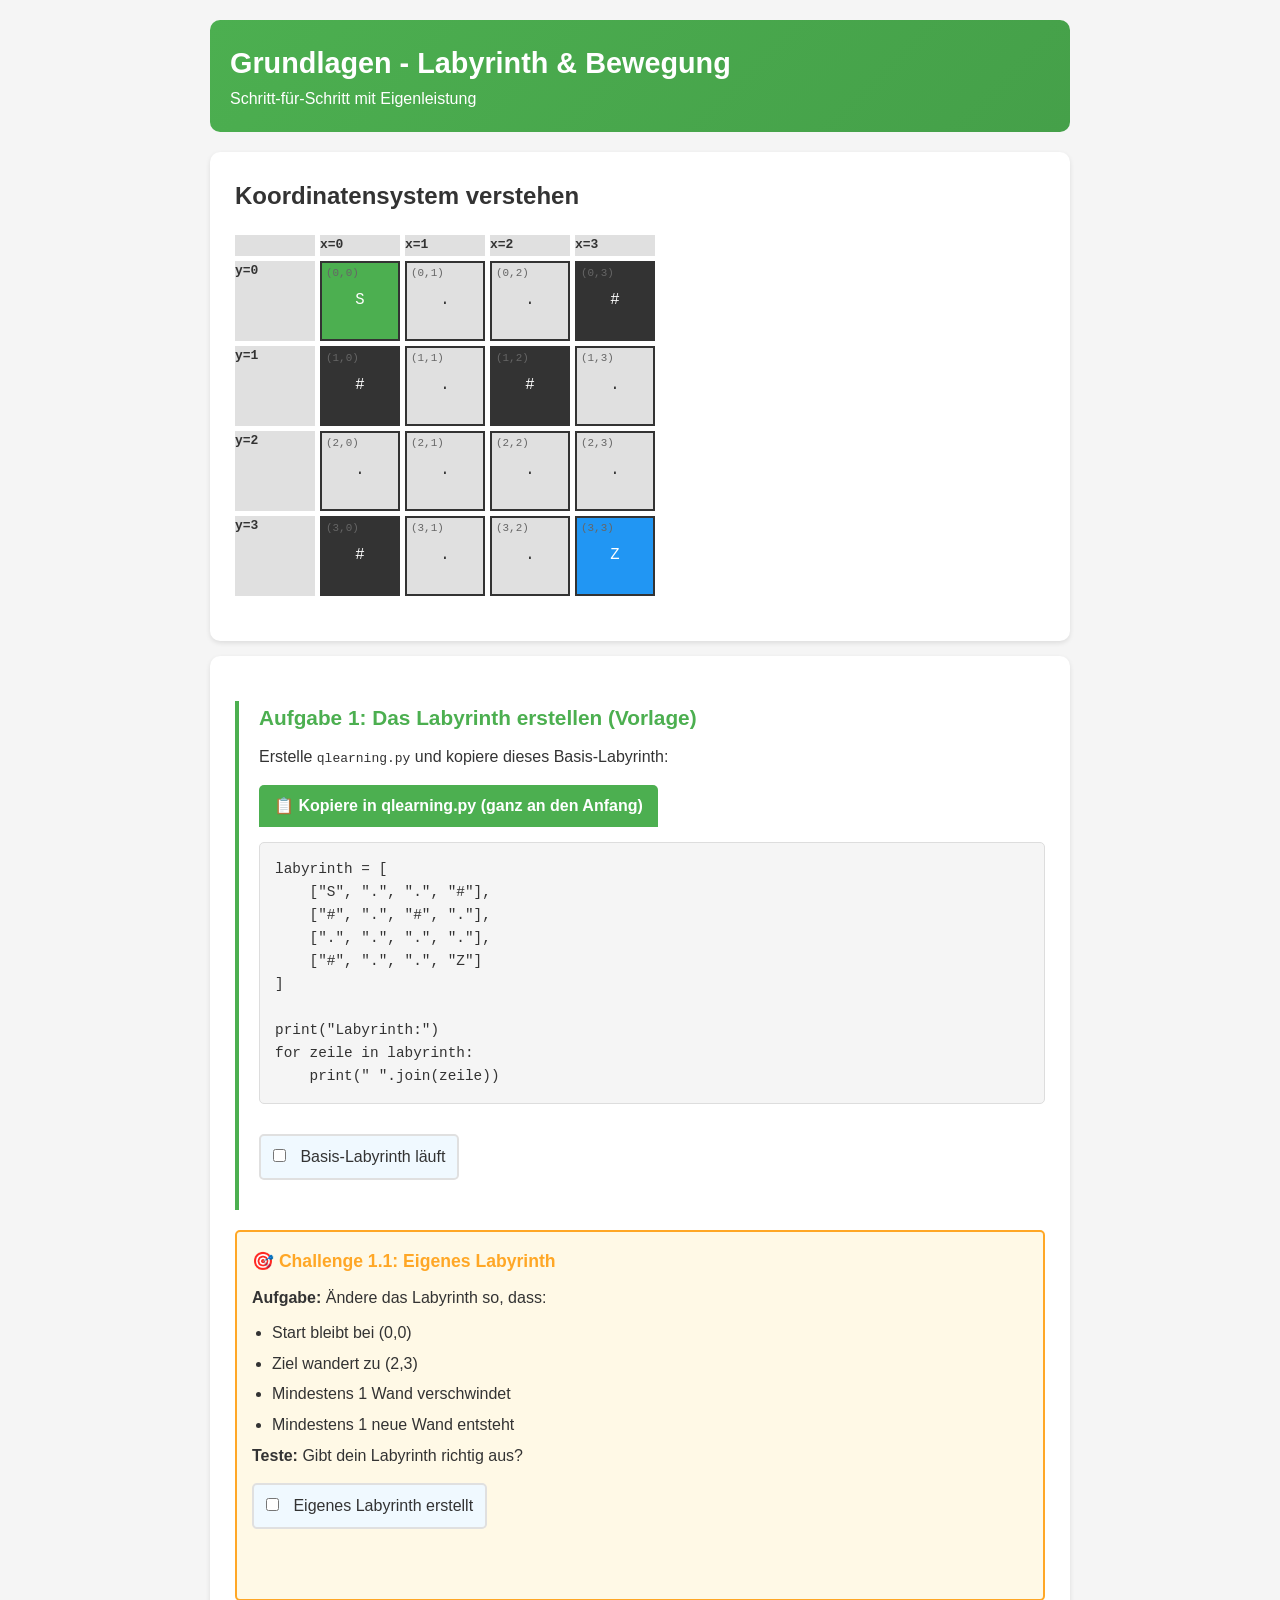
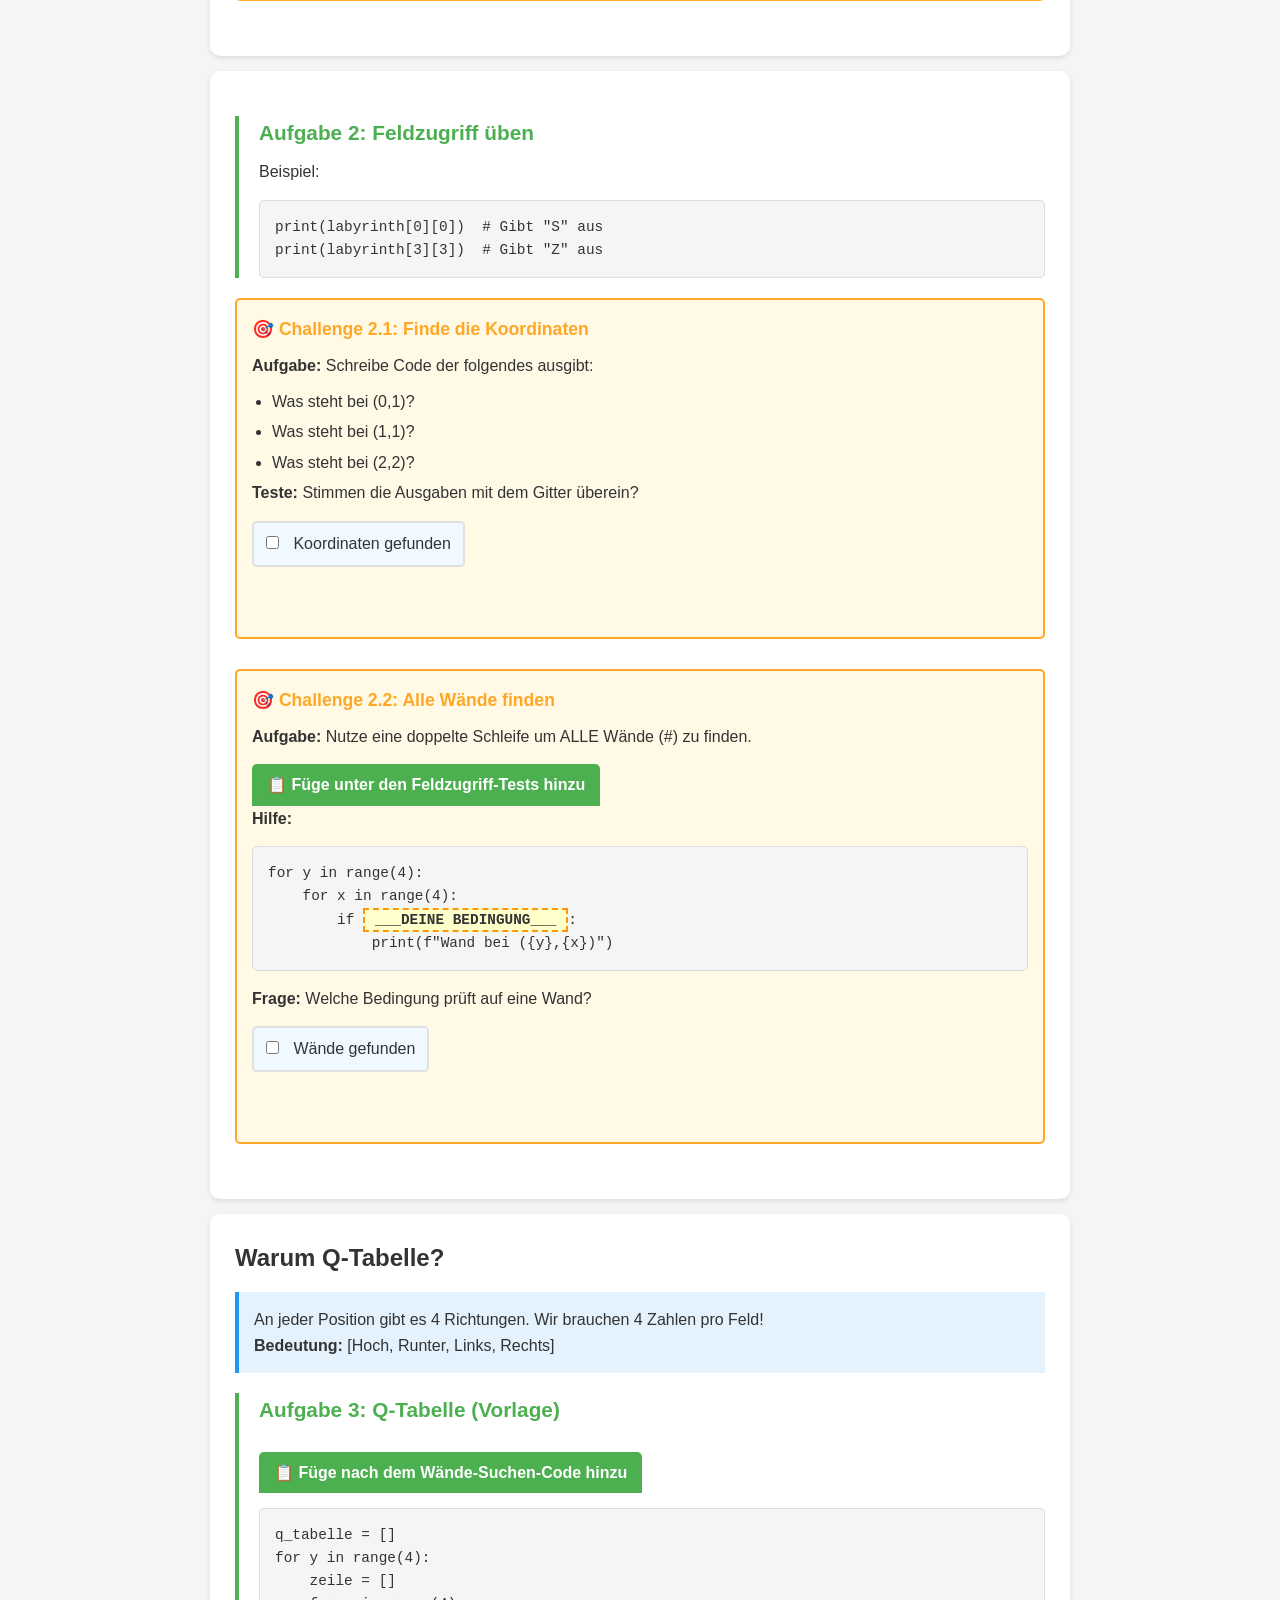
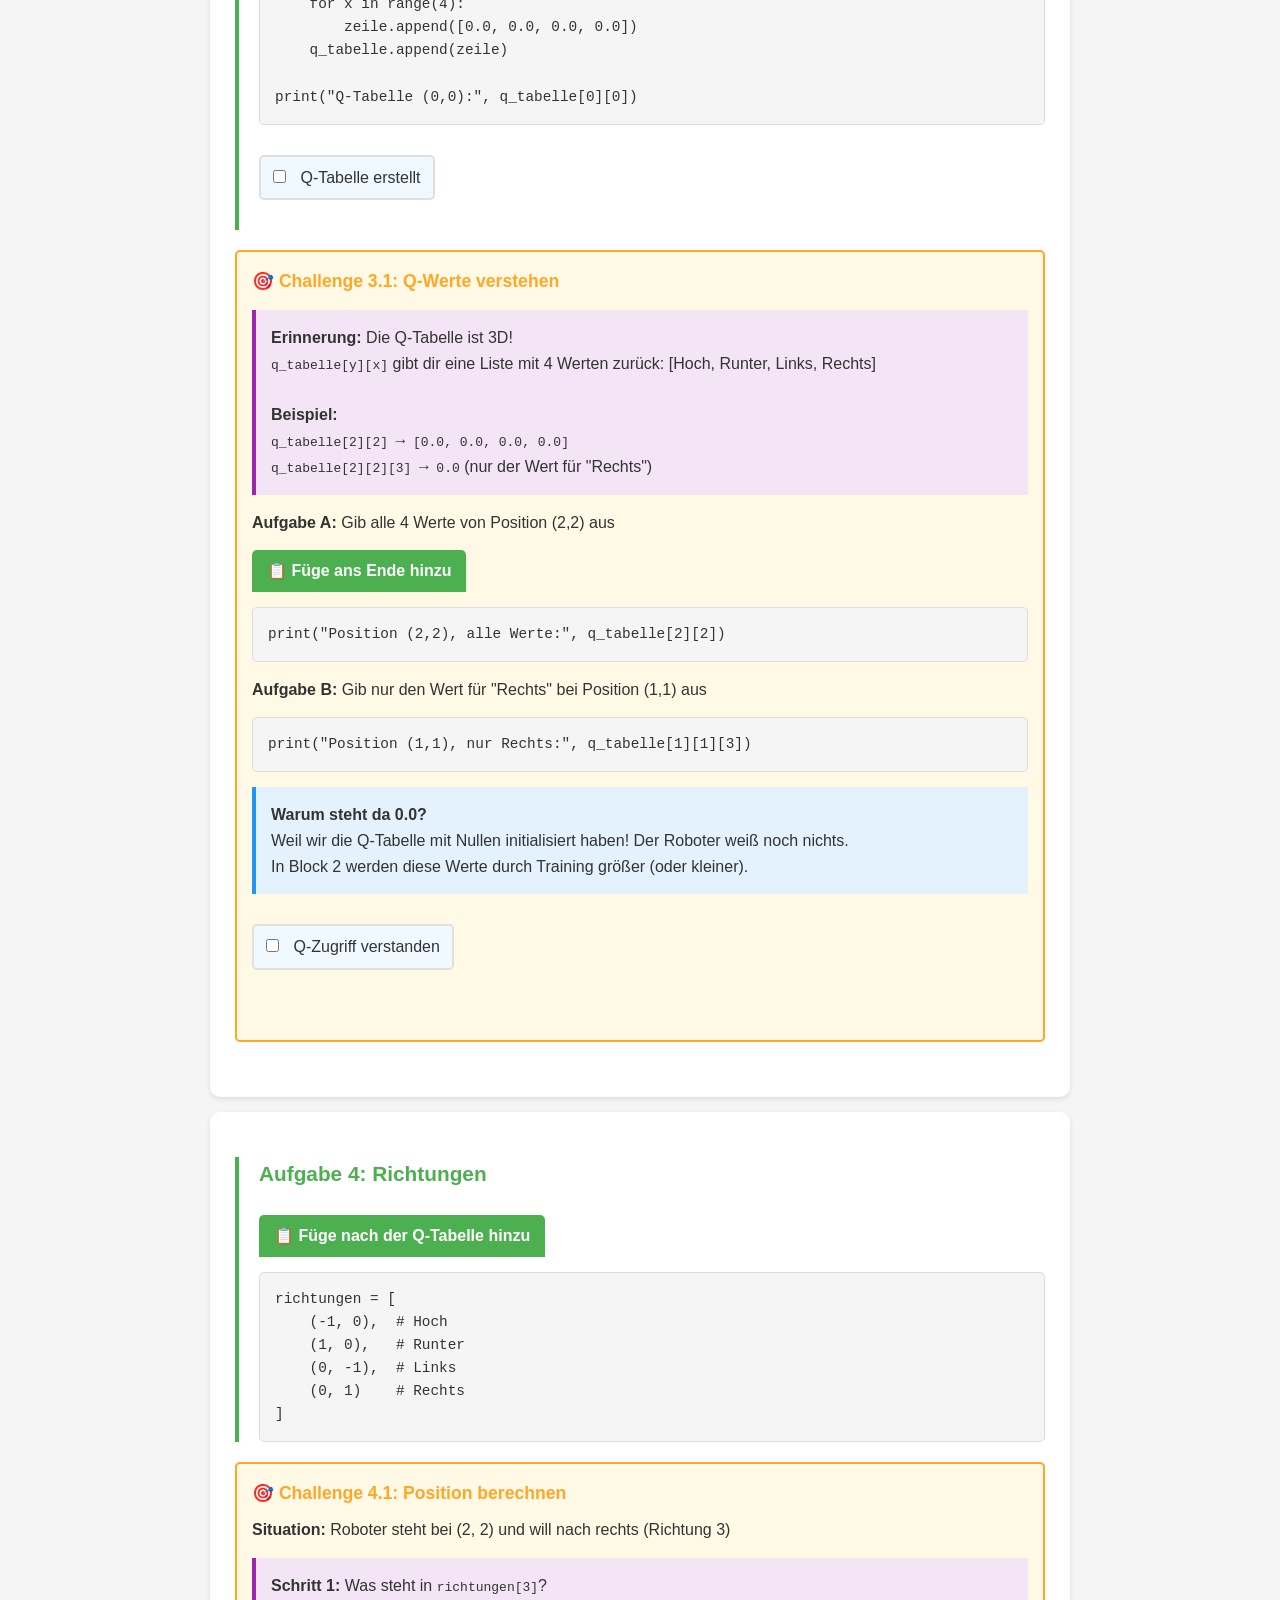
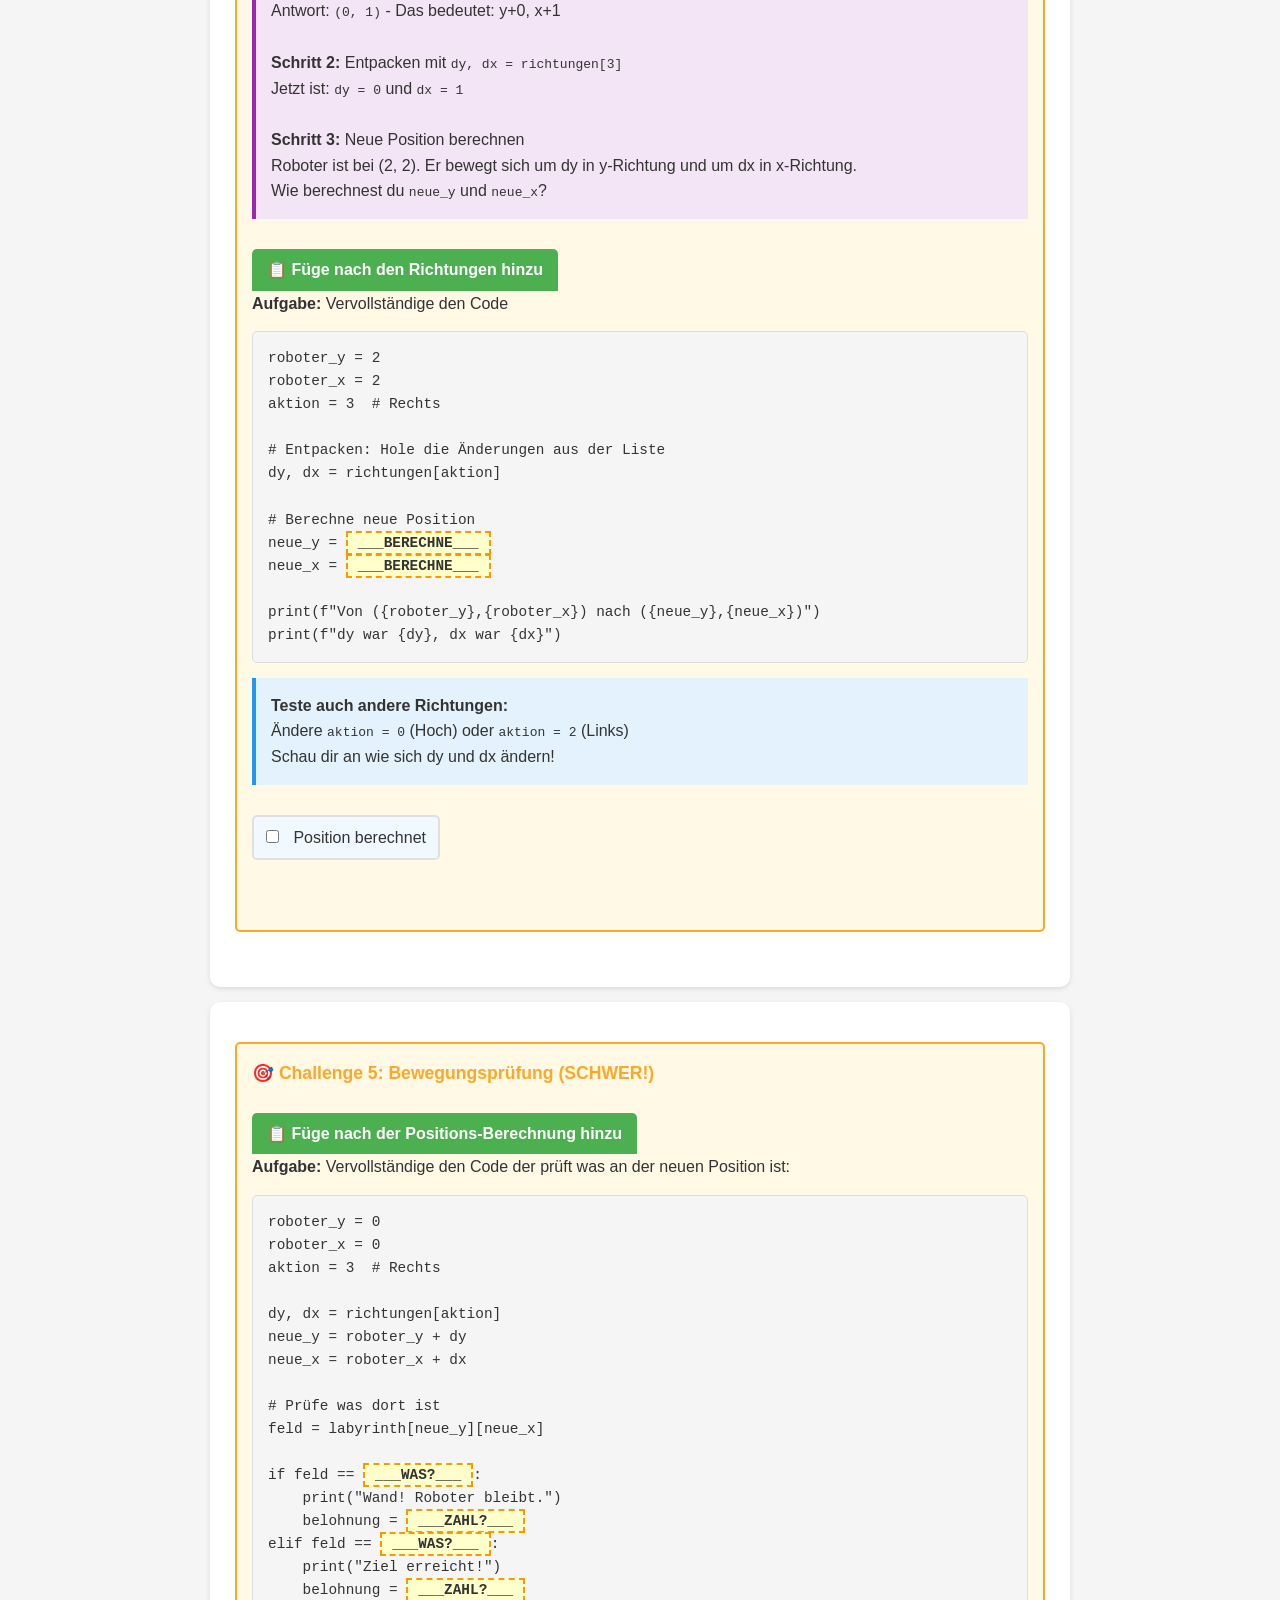
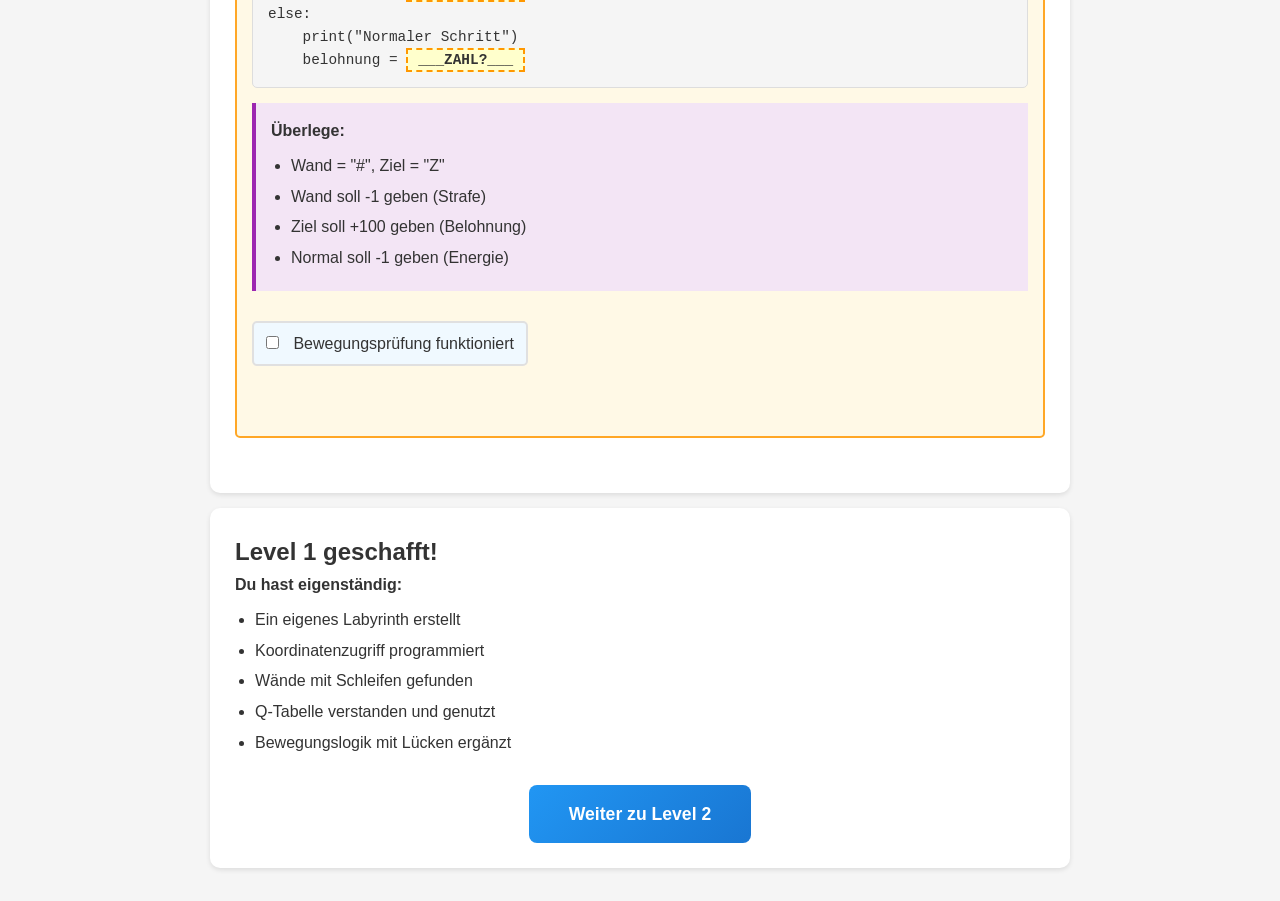
<file: lesson/qlearning/block1/level1.html>
<!DOCTYPE html>
<html lang="de">
<head>
    <meta charset="UTF-8">
    <meta name="viewport" content="width=device-width, initial-scale=1.0">
    <title>Grundlagen - Labyrinth & Bewegung</title>
    <style>
        * { margin: 0; padding: 0; box-sizing: border-box; }
        body {
            font-family: 'Segoe UI', Tahoma, Geneva, Verdana, sans-serif;
            line-height: 1.6;
            color: #333;
            max-width: 900px;
            margin: 0 auto;
            padding: 20px;
            background: #f5f5f5;
        }
        .header {
            background: linear-gradient(135deg, #4CAF50 0%, #45a049 100%);
            color: white;
            padding: 20px;
            border-radius: 10px;
            margin-bottom: 20px;
        }
        h1 { font-size: 1.8em; }
        .content { background: white; padding: 25px; border-radius: 10px; margin-bottom: 15px; box-shadow: 0 2px 5px rgba(0,0,0,0.1); }
        .task { border-left: 4px solid #4CAF50; padding-left: 20px; margin: 20px 0; }
        .task-number { font-size: 1.3em; font-weight: bold; color: #4CAF50; margin-bottom: 10px; }
        .code-box {
            background: #f5f5f5;
            border: 1px solid #ddd;
            padding: 15px;
            border-radius: 5px;
            font-family: 'Courier New', monospace;
            font-size: 0.9em;
            margin: 15px 0;
            overflow-x: auto;
            white-space: pre;
        }
        .challenge-box {
            background: #fff9e6;
            border: 2px solid #ffa726;
            padding: 15px 15px 40px 15px;
            margin: 15px 0 30px 0;
            border-radius: 5px;
        }
        .challenge-title {
            color: #ffa726;
            font-weight: bold;
            font-size: 1.1em;
            margin-bottom: 10px;
        }
        .gap {
            background: #ffffcc;
            padding: 2px 10px;
            border: 2px dashed #ff9800;
            font-weight: bold;
        }
        .grid-demo {
            display: grid;
            grid-template-columns: repeat(5, 80px);
            gap: 5px;
            margin: 20px 0;
            font-family: monospace;
        }
        .grid-cell {
            width: 80px;
            height: 80px;
            display: flex;
            align-items: center;
            justify-content: center;
            border: 2px solid #333;
            font-size: 1.2em;
            background: white;
            position: relative;
        }
        .grid-header {
            background: #e0e0e0;
            font-weight: bold;
            border: none;
        }
        .grid-index {
            position: absolute;
            top: 2px;
            left: 4px;
            font-size: 0.7em;
            color: #666;
        }
        .grid-cell.start { background: #4caf50; color: white; }
        .grid-cell.goal { background: #2196f3; color: white; }
        .grid-cell.wall { background: #333; color: white; }
        .grid-cell.path { background: #e0e0e0; }
        .test-box { background: #fff3e0; border-left: 4px solid #ff9800; padding: 15px; margin: 15px 0; }
        .think-box { background: #f3e5f5; border-left: 4px solid #9c27b0; padding: 15px; margin: 15px 0; }
        .info-box { background: #e3f2fd; border-left: 4px solid #2196F3; padding: 15px; margin: 15px 0; }
        .checkbox-item { background: #f0f9ff; padding: 8px 12px; margin: 15px 0 30px 0; border-radius: 5px; border: 2px solid #e0e0e0; display: inline-block; }
        .checkbox-item input[type="checkbox"] { margin-right: 10px; }
        ul { margin-left: 20px; margin-top: 10px; }
        li { margin: 5px 0; }
        .copy-instruction {
            background: #4CAF50;
            color: white;
            padding: 8px 15px;
            border-radius: 5px 5px 0 0;
            font-weight: bold;
            margin-bottom: 0;
            margin-top: 15px;
            display: inline-block;
        }
    </style>
</head>
<body>
    <div class="header">
        <h1>Grundlagen - Labyrinth & Bewegung</h1>
        <p>Schritt-für-Schritt mit Eigenleistung</p>
    </div>

    <div class="content">
        <h2>Koordinatensystem verstehen</h2>
        <div class="grid-demo">
            <div class="grid-header"></div>
            <div class="grid-header">x=0</div>
            <div class="grid-header">x=1</div>
            <div class="grid-header">x=2</div>
            <div class="grid-header">x=3</div>
            
            <div class="grid-header">y=0</div>
            <div class="grid-cell start"><div class="grid-index">(0,0)</div>S</div>
            <div class="grid-cell path"><div class="grid-index">(0,1)</div>.</div>
            <div class="grid-cell path"><div class="grid-index">(0,2)</div>.</div>
            <div class="grid-cell wall"><div class="grid-index">(0,3)</div>#</div>
            
            <div class="grid-header">y=1</div>
            <div class="grid-cell wall"><div class="grid-index">(1,0)</div>#</div>
            <div class="grid-cell path"><div class="grid-index">(1,1)</div>.</div>
            <div class="grid-cell wall"><div class="grid-index">(1,2)</div>#</div>
            <div class="grid-cell path"><div class="grid-index">(1,3)</div>.</div>
            
            <div class="grid-header">y=2</div>
            <div class="grid-cell path"><div class="grid-index">(2,0)</div>.</div>
            <div class="grid-cell path"><div class="grid-index">(2,1)</div>.</div>
            <div class="grid-cell path"><div class="grid-index">(2,2)</div>.</div>
            <div class="grid-cell path"><div class="grid-index">(2,3)</div>.</div>
            
            <div class="grid-header">y=3</div>
            <div class="grid-cell wall"><div class="grid-index">(3,0)</div>#</div>
            <div class="grid-cell path"><div class="grid-index">(3,1)</div>.</div>
            <div class="grid-cell path"><div class="grid-index">(3,2)</div>.</div>
            <div class="grid-cell goal"><div class="grid-index">(3,3)</div>Z</div>
        </div>
    </div>

    <div class="content">
        <div class="task">
            <div class="task-number">Aufgabe 1: Das Labyrinth erstellen (Vorlage)</div>
            <p>Erstelle <code>qlearning.py</code> und kopiere dieses Basis-Labyrinth:</p>
            
            <div class="copy-instruction">📋 Kopiere in qlearning.py (ganz an den Anfang)</div>
            <div class="code-box">labyrinth = [
    ["S", ".", ".", "#"],
    ["#", ".", "#", "."],
    [".", ".", ".", "."],
    ["#", ".", ".", "Z"]
]

print("Labyrinth:")
for zeile in labyrinth:
    print(" ".join(zeile))</div>
            <label class="checkbox-item"><input type="checkbox"> Basis-Labyrinth läuft</label>
        </div>

        <div class="challenge-box">
            <div class="challenge-title">🎯 Challenge 1.1: Eigenes Labyrinth</div>
            <p><strong>Aufgabe:</strong> Ändere das Labyrinth so, dass:</p>
            <ul>
                <li>Start bleibt bei (0,0)</li>
                <li>Ziel wandert zu (2,3)</li>
                <li>Mindestens 1 Wand verschwindet</li>
                <li>Mindestens 1 neue Wand entsteht</li>
            </ul>
            <p><strong>Teste:</strong> Gibt dein Labyrinth richtig aus?</p>
            <label class="checkbox-item"><input type="checkbox"> Eigenes Labyrinth erstellt</label>
        </div>
    </div>

    <div class="content">
        <div class="task">
            <div class="task-number">Aufgabe 2: Feldzugriff üben</div>
            <p>Beispiel:</p>
            <div class="code-box">print(labyrinth[0][0])  # Gibt "S" aus
print(labyrinth[3][3])  # Gibt "Z" aus</div>
        </div>

        <div class="challenge-box">
            <div class="challenge-title">🎯 Challenge 2.1: Finde die Koordinaten</div>
            <p><strong>Aufgabe:</strong> Schreibe Code der folgendes ausgibt:</p>
            <ul>
                <li>Was steht bei (0,1)?</li>
                <li>Was steht bei (1,1)?</li>
                <li>Was steht bei (2,2)?</li>
            </ul>
            <p><strong>Teste:</strong> Stimmen die Ausgaben mit dem Gitter überein?</p>
            <label class="checkbox-item"><input type="checkbox"> Koordinaten gefunden</label>
        </div>

        <div class="challenge-box">
            <div class="challenge-title">🎯 Challenge 2.2: Alle Wände finden</div>
            <p><strong>Aufgabe:</strong> Nutze eine doppelte Schleife um ALLE Wände (#) zu finden.</p>
            
            <div class="copy-instruction">📋 Füge unter den Feldzugriff-Tests hinzu</div>
            <p><strong>Hilfe:</strong></p>
            <div class="code-box">for y in range(4):
    for x in range(4):
        if <span class="gap">___DEINE BEDINGUNG___</span>:
            print(f"Wand bei ({y},{x})")</div>
            <p><strong>Frage:</strong> Welche Bedingung prüft auf eine Wand?</p>
            <label class="checkbox-item"><input type="checkbox"> Wände gefunden</label>
        </div>
    </div>

    <div class="content">
        <h2>Warum Q-Tabelle?</h2>
        <div class="info-box">
            <p>An jeder Position gibt es 4 Richtungen. Wir brauchen 4 Zahlen pro Feld!</p>
            <p><strong>Bedeutung:</strong> [Hoch, Runter, Links, Rechts]</p>
        </div>

        <div class="task">
            <div class="task-number">Aufgabe 3: Q-Tabelle (Vorlage)</div>
            
            <div class="copy-instruction">📋 Füge nach dem Wände-Suchen-Code hinzu</div>
            <div class="code-box">q_tabelle = []
for y in range(4):
    zeile = []
    for x in range(4):
        zeile.append([0.0, 0.0, 0.0, 0.0])
    q_tabelle.append(zeile)

print("Q-Tabelle (0,0):", q_tabelle[0][0])</div>
            <label class="checkbox-item"><input type="checkbox"> Q-Tabelle erstellt</label>
        </div>

        <div class="challenge-box">
            <div class="challenge-title">🎯 Challenge 3.1: Q-Werte verstehen</div>
            
            <div class="think-box">
                <strong>Erinnerung:</strong> Die Q-Tabelle ist 3D!
                <br><code>q_tabelle[y][x]</code> gibt dir eine Liste mit 4 Werten zurück: [Hoch, Runter, Links, Rechts]
                <br><br>
                <strong>Beispiel:</strong>
                <br><code>q_tabelle[2][2]</code> → <code>[0.0, 0.0, 0.0, 0.0]</code>
                <br><code>q_tabelle[2][2][3]</code> → <code>0.0</code> (nur der Wert für "Rechts")
            </div>
            
            <p><strong>Aufgabe A:</strong> Gib alle 4 Werte von Position (2,2) aus</p>
            <div class="copy-instruction">📋 Füge ans Ende hinzu</div>
            <div class="code-box">print("Position (2,2), alle Werte:", q_tabelle[2][2])</div>
            
            <p><strong>Aufgabe B:</strong> Gib nur den Wert für "Rechts" bei Position (1,1) aus</p>
            <div class="code-box">print("Position (1,1), nur Rechts:", q_tabelle[1][1][3])</div>
            
            <div class="info-box">
                <strong>Warum steht da 0.0?</strong>
                <br>Weil wir die Q-Tabelle mit Nullen initialisiert haben! Der Roboter weiß noch nichts.
                <br>In Block 2 werden diese Werte durch Training größer (oder kleiner).
            </div>
            
            <label class="checkbox-item"><input type="checkbox"> Q-Zugriff verstanden</label>
        </div>
    </div>

    <div class="content">
        <div class="task">
            <div class="task-number">Aufgabe 4: Richtungen</div>
            
            <div class="copy-instruction">📋 Füge nach der Q-Tabelle hinzu</div>
            <div class="code-box">richtungen = [
    (-1, 0),  # Hoch
    (1, 0),   # Runter
    (0, -1),  # Links
    (0, 1)    # Rechts
]</div>
        </div>

        <div class="challenge-box">
            <div class="challenge-title">🎯 Challenge 4.1: Position berechnen</div>
            <p><strong>Situation:</strong> Roboter steht bei (2, 2) und will nach rechts (Richtung 3)</p>
            
            <div class="think-box">
                <strong>Schritt 1:</strong> Was steht in <code>richtungen[3]</code>?
                <br>Antwort: <code>(0, 1)</code> - Das bedeutet: y+0, x+1
                <br><br>
                <strong>Schritt 2:</strong> Entpacken mit <code>dy, dx = richtungen[3]</code>
                <br>Jetzt ist: <code>dy = 0</code> und <code>dx = 1</code>
                <br><br>
                <strong>Schritt 3:</strong> Neue Position berechnen
                <br>Roboter ist bei (2, 2). Er bewegt sich um dy in y-Richtung und um dx in x-Richtung.
                <br>Wie berechnest du <code>neue_y</code> und <code>neue_x</code>?
            </div>
            
            <div class="copy-instruction">📋 Füge nach den Richtungen hinzu</div>
            <p><strong>Aufgabe:</strong> Vervollständige den Code</p>
            <div class="code-box">roboter_y = 2
roboter_x = 2
aktion = 3  # Rechts

# Entpacken: Hole die Änderungen aus der Liste
dy, dx = richtungen[aktion]

# Berechne neue Position
neue_y = <span class="gap">___BERECHNE___</span>
neue_x = <span class="gap">___BERECHNE___</span>

print(f"Von ({roboter_y},{roboter_x}) nach ({neue_y},{neue_x})")
print(f"dy war {dy}, dx war {dx}")</div>

            <div class="info-box">
                <strong>Teste auch andere Richtungen:</strong>
                <br>Ändere <code>aktion = 0</code> (Hoch) oder <code>aktion = 2</code> (Links)
                <br>Schau dir an wie sich dy und dx ändern!
            </div>
            
            <label class="checkbox-item"><input type="checkbox"> Position berechnet</label>
        </div>
    </div>

    <div class="content">
        <div class="challenge-box">
            <div class="challenge-title">🎯 Challenge 5: Bewegungsprüfung (SCHWER!)</div>
            
            <div class="copy-instruction">📋 Füge nach der Positions-Berechnung hinzu</div>
            <p><strong>Aufgabe:</strong> Vervollständige den Code der prüft was an der neuen Position ist:</p>
            <div class="code-box">roboter_y = 0
roboter_x = 0
aktion = 3  # Rechts

dy, dx = richtungen[aktion]
neue_y = roboter_y + dy
neue_x = roboter_x + dx

# Prüfe was dort ist
feld = labyrinth[neue_y][neue_x]

if feld == <span class="gap">___WAS?___</span>:
    print("Wand! Roboter bleibt.")
    belohnung = <span class="gap">___ZAHL?___</span>
elif feld == <span class="gap">___WAS?___</span>:
    print("Ziel erreicht!")
    belohnung = <span class="gap">___ZAHL?___</span>
else:
    print("Normaler Schritt")
    belohnung = <span class="gap">___ZAHL?___</span></div>
            
            <div class="think-box">
                <strong>Überlege:</strong>
                <ul>
                    <li>Wand = "#", Ziel = "Z"</li>
                    <li>Wand soll -1 geben (Strafe)</li>
                    <li>Ziel soll +100 geben (Belohnung)</li>
                    <li>Normal soll -1 geben (Energie)</li>
                </ul>
            </div>
            <label class="checkbox-item"><input type="checkbox"> Bewegungsprüfung funktioniert</label>
        </div>
    </div>

    <div class="content">
        <h2>Level 1 geschafft!</h2>
        <p><strong>Du hast eigenständig:</strong></p>
        <ul>
            <li>Ein eigenes Labyrinth erstellt</li>
            <li>Koordinatenzugriff programmiert</li>
            <li>Wände mit Schleifen gefunden</li>
            <li>Q-Tabelle verstanden und genutzt</li>
            <li>Bewegungslogik mit Lücken ergänzt</li>
        </ul>       
        <div style="text-align: center; margin-top: 30px;">
            <a href="level2.html" style="display: inline-block; background: linear-gradient(135deg, #2196F3 0%, #1976d2 100%); color: white; padding: 15px 40px; border-radius: 8px; text-decoration: none; font-weight: bold; font-size: 1.1em;">Weiter zu Level 2</a>
        </div>
    </div>
</body>
</html>
</file>
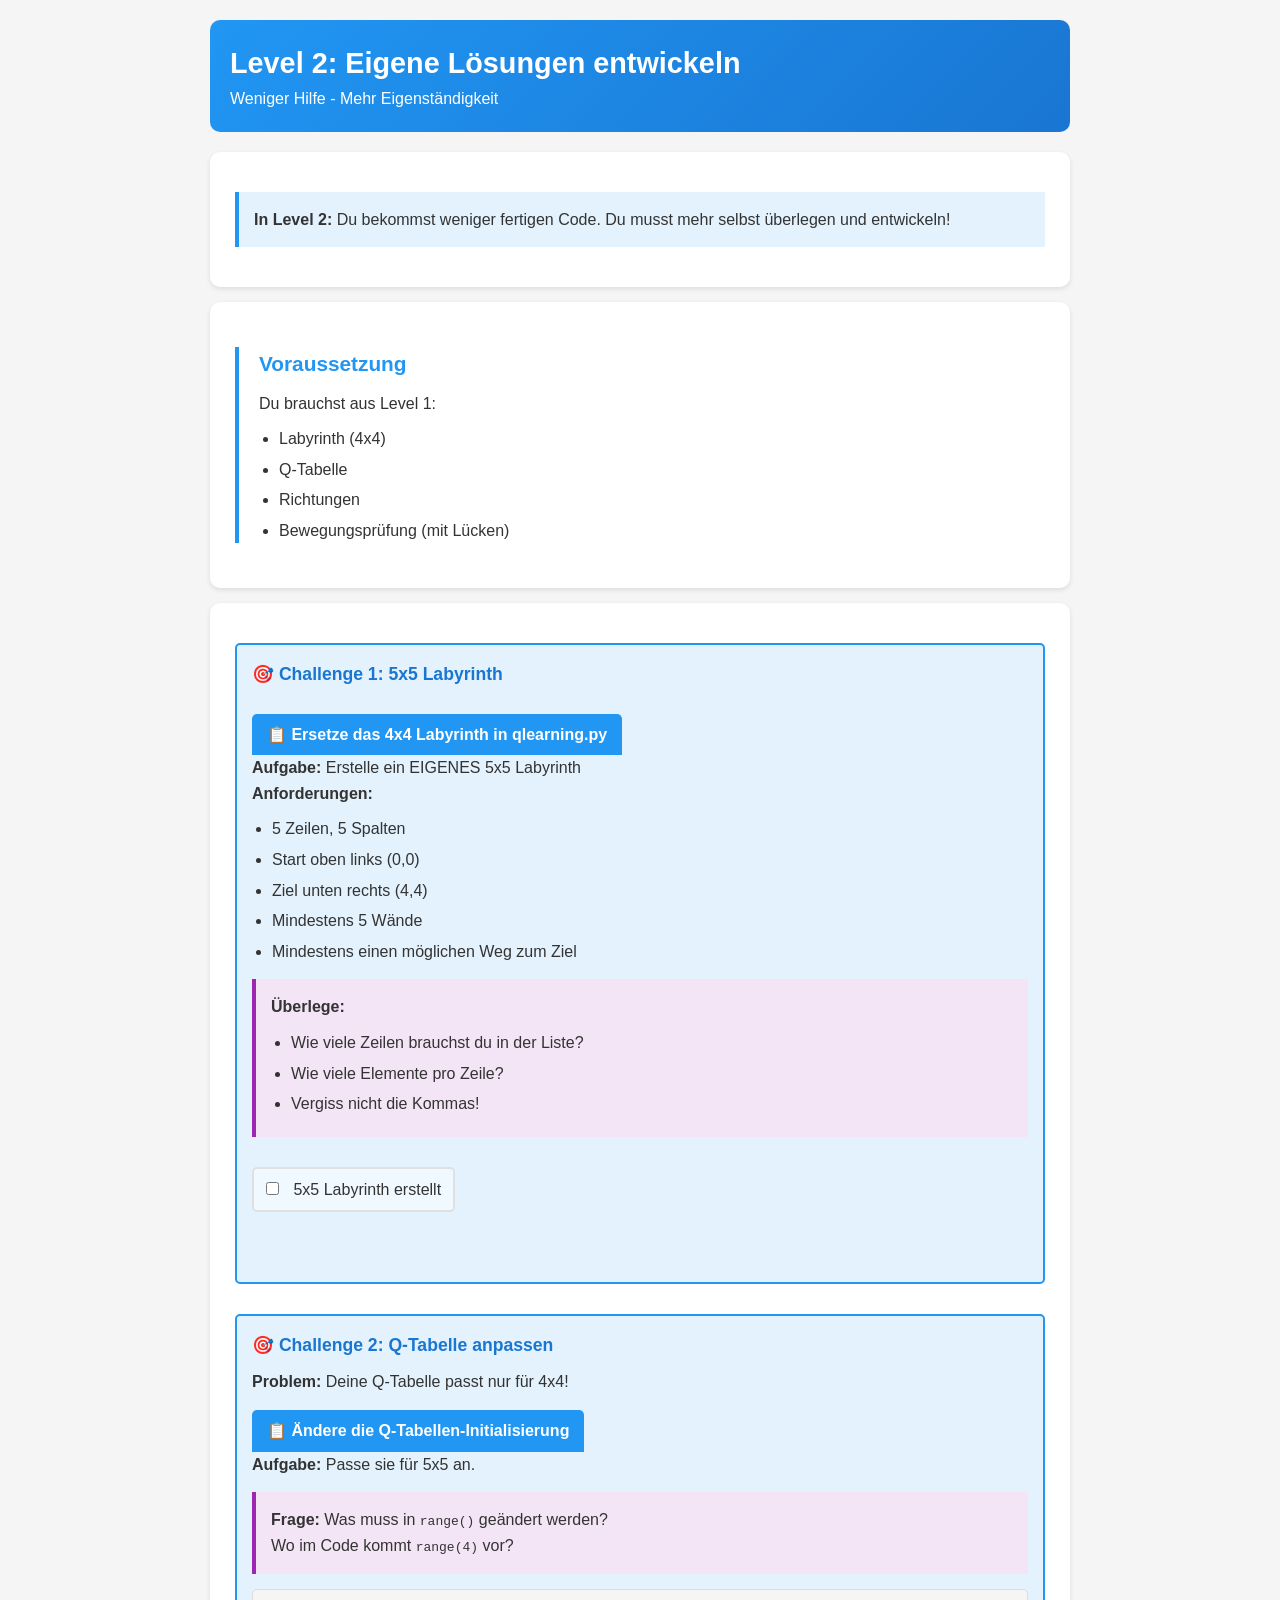
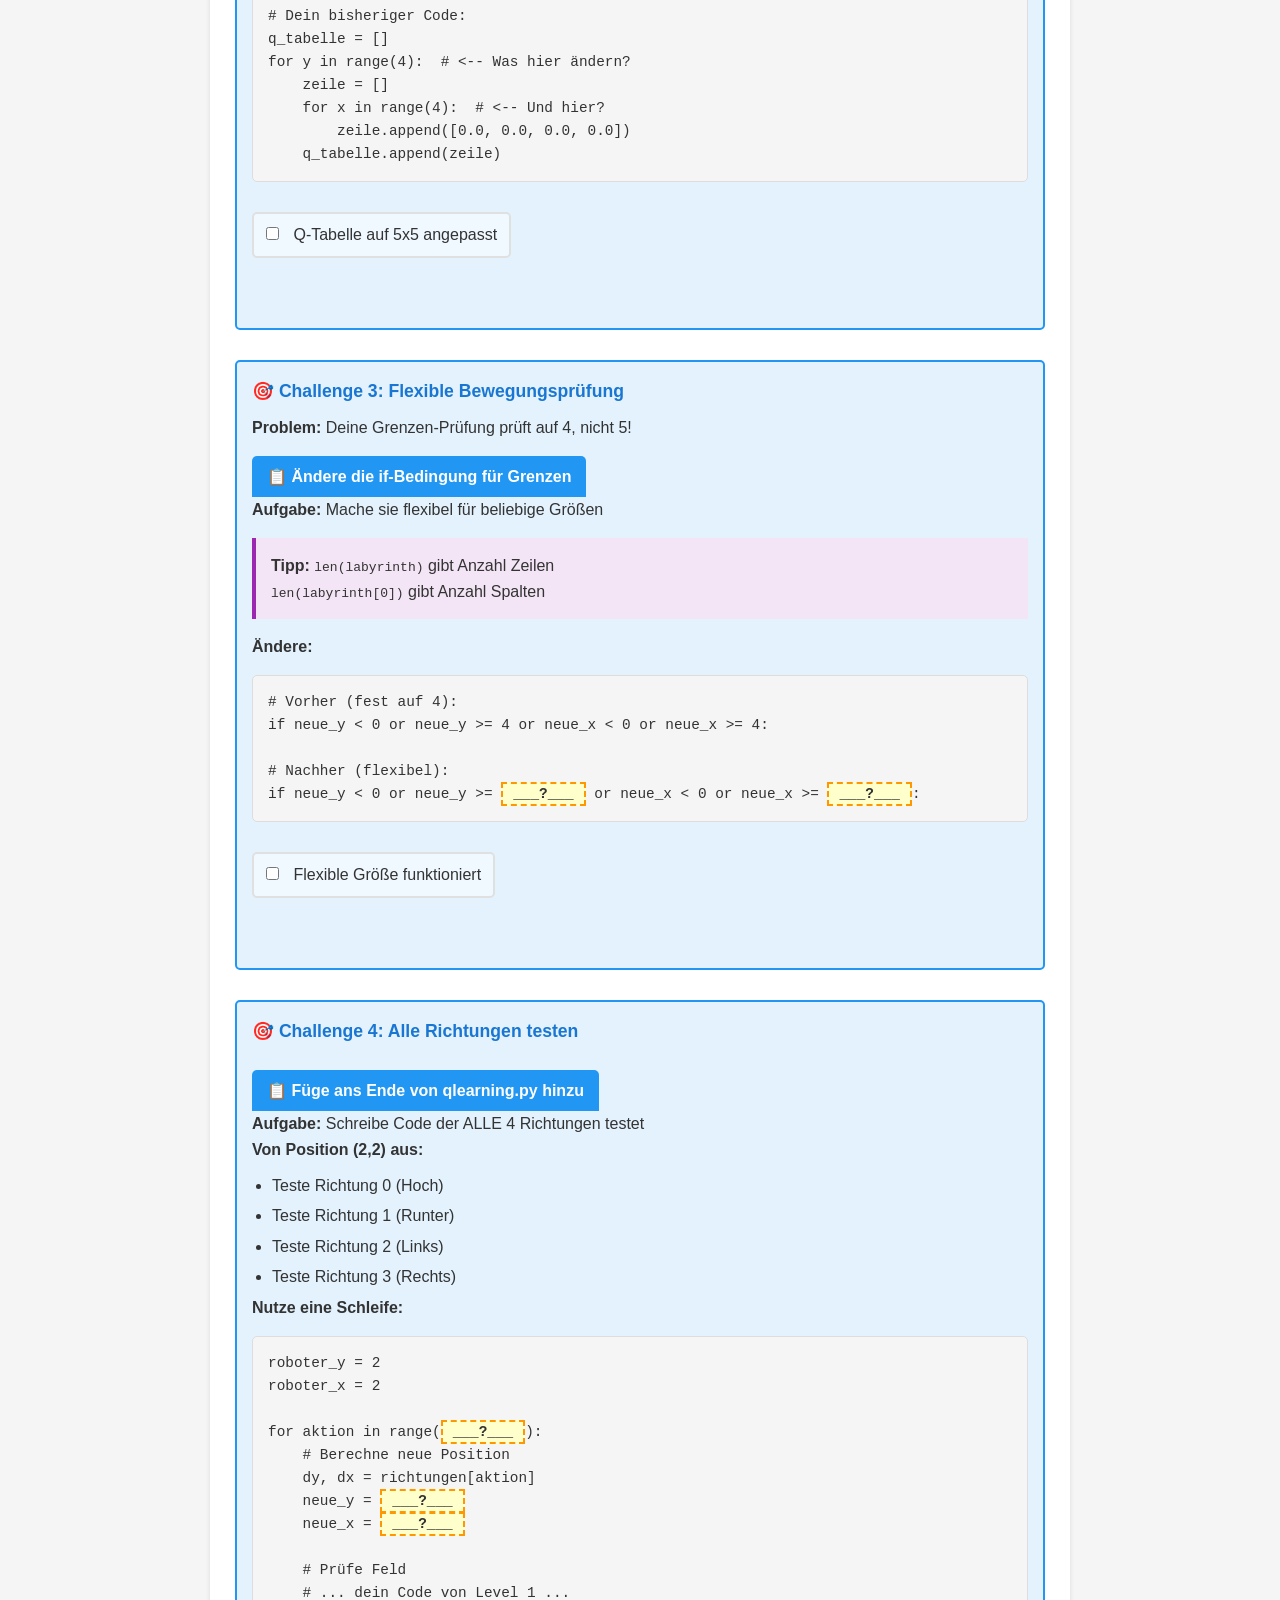
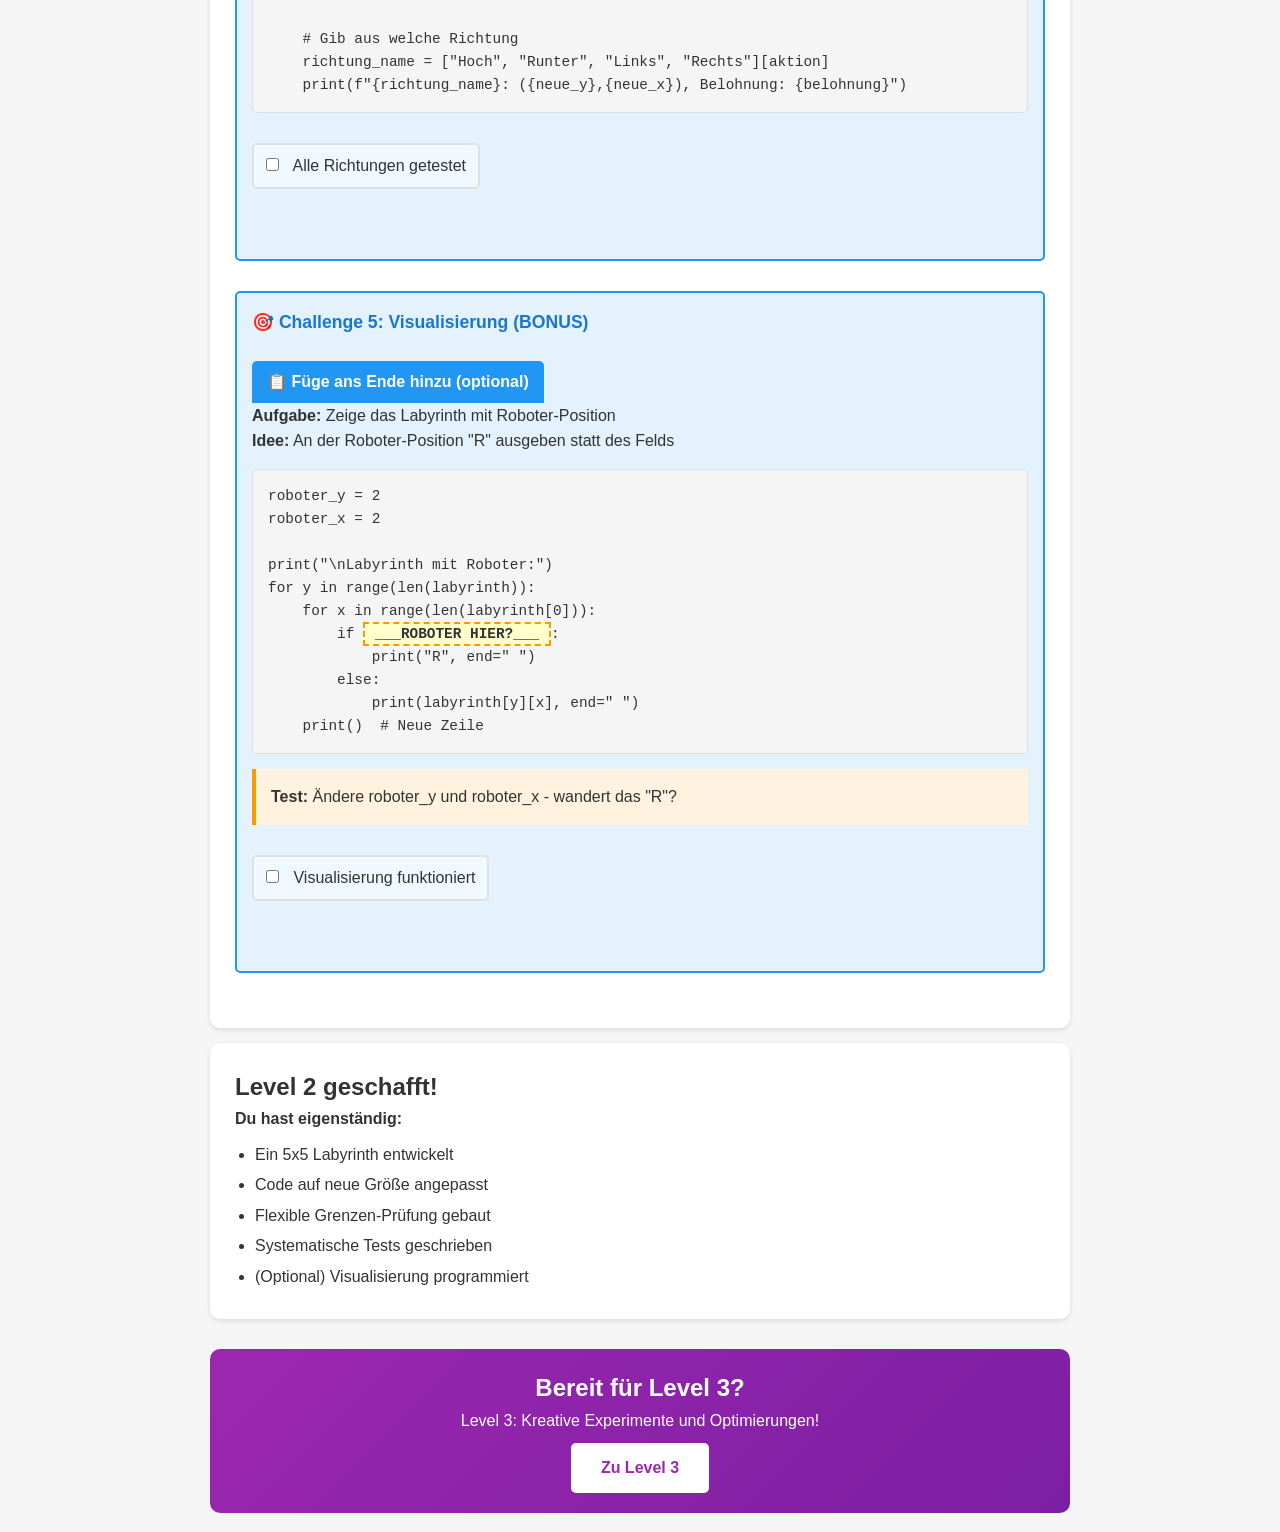
<file: lesson/qlearning/block1/level2.html>
<!DOCTYPE html>
<html lang="de">
<head>
    <meta charset="UTF-8">
    <meta name="viewport" content="width=device-width, initial-scale=1.0">
    <title>Block 1 - Level 2 (Standard)</title>
    <style>
        * { margin: 0; padding: 0; box-sizing: border-box; }
        body {
            font-family: 'Segoe UI', Tahoma, Geneva, Verdana, sans-serif;
            line-height: 1.6;
            color: #333;
            max-width: 900px;
            margin: 0 auto;
            padding: 20px;
            background: #f5f5f5;
        }
        .header {
            background: linear-gradient(135deg, #2196F3 0%, #1976d2 100%);
            color: white;
            padding: 20px;
            border-radius: 10px;
            margin-bottom: 20px;
        }
        h1 { font-size: 1.8em; }
        .content { background: white; padding: 25px; border-radius: 10px; margin-bottom: 15px; box-shadow: 0 2px 5px rgba(0,0,0,0.1); }
        .task { border-left: 4px solid #2196F3; padding-left: 20px; margin: 20px 0; }
        .task-number { font-size: 1.3em; font-weight: bold; color: #2196F3; margin-bottom: 10px; }
        .code-box {
            background: #f5f5f5;
            border: 1px solid #ddd;
            padding: 15px;
            border-radius: 5px;
            font-family: 'Courier New', monospace;
            font-size: 0.9em;
            margin: 15px 0;
            overflow-x: auto;
            white-space: pre;
        }
        .challenge-box {
            background: #e3f2fd;
            border: 2px solid #2196F3;
            padding: 15px 15px 40px 15px;
            margin: 15px 0 30px 0;
            border-radius: 5px;
        }
        .challenge-title {
            color: #1976d2;
            font-weight: bold;
            font-size: 1.1em;
            margin-bottom: 10px;
        }
        .gap {
            background: #ffffcc;
            padding: 2px 10px;
            border: 2px dashed #ff9800;
            font-weight: bold;
        }
        .test-box { background: #fff3e0; border-left: 4px solid #ff9800; padding: 15px; margin: 15px 0; }
        .think-box { background: #f3e5f5; border-left: 4px solid #9c27b0; padding: 15px; margin: 15px 0; }
        .info-box { background: #e3f2fd; border-left: 4px solid #2196F3; padding: 15px; margin: 15px 0; }
        .warning-box { background: #fff3cd; border-left: 4px solid #ffc107; padding: 15px; margin: 15px 0; }
        .checkbox-item { background: #f0f9ff; padding: 8px 12px; margin: 15px 0 30px 0; border-radius: 5px; border: 2px solid #e0e0e0; display: inline-block; }
        .checkbox-item input[type="checkbox"] { margin-right: 10px; }
        .next-level { background: linear-gradient(135deg, #9c27b0 0%, #7b1fa2 100%); color: white; padding: 20px; border-radius: 10px; margin-top: 30px; text-align: center; }
        .btn { display: inline-block; background: white; color: #9c27b0; padding: 12px 30px; border-radius: 5px; text-decoration: none; font-weight: bold; margin-top: 10px; }
        ul { margin-left: 20px; margin-top: 10px; }
        li { margin: 5px 0; }
        .copy-instruction {
            background: #2196F3;
            color: white;
            padding: 8px 15px;
            border-radius: 5px 5px 0 0;
            font-weight: bold;
            margin-bottom: 0;
            margin-top: 15px;
            display: inline-block;
        }
    </style>
</head>
<body>
    <div class="header">
        <h1>Level 2: Eigene Lösungen entwickeln</h1>
        <p>Weniger Hilfe - Mehr Eigenständigkeit</p>
    </div>

    <div class="content">
        <div class="info-box">
            <strong>In Level 2:</strong> Du bekommst weniger fertigen Code. Du musst mehr selbst überlegen und entwickeln!
        </div>
    </div>

    <div class="content">
        <div class="task">
            <div class="task-number">Voraussetzung</div>
            <p>Du brauchst aus Level 1:</p>
            <ul>
                <li>Labyrinth (4x4)</li>
                <li>Q-Tabelle</li>
                <li>Richtungen</li>
                <li>Bewegungsprüfung (mit Lücken)</li>
            </ul>
        </div>
    </div>

    <div class="content">
        <div class="challenge-box">
            <div class="challenge-title">🎯 Challenge 1: 5x5 Labyrinth</div>
            
            <div class="copy-instruction">📋 Ersetze das 4x4 Labyrinth in qlearning.py</div>
            <p><strong>Aufgabe:</strong> Erstelle ein EIGENES 5x5 Labyrinth</p>
            <p><strong>Anforderungen:</strong></p>
            <ul>
                <li>5 Zeilen, 5 Spalten</li>
                <li>Start oben links (0,0)</li>
                <li>Ziel unten rechts (4,4)</li>
                <li>Mindestens 5 Wände</li>
                <li>Mindestens einen möglichen Weg zum Ziel</li>
            </ul>
            
            <div class="think-box">
                <strong>Überlege:</strong>
                <ul>
                    <li>Wie viele Zeilen brauchst du in der Liste?</li>
                    <li>Wie viele Elemente pro Zeile?</li>
                    <li>Vergiss nicht die Kommas!</li>
                </ul>
            </div>
            
            <label class="checkbox-item"><input type="checkbox"> 5x5 Labyrinth erstellt</label>
        </div>

        <div class="challenge-box">
            <div class="challenge-title">🎯 Challenge 2: Q-Tabelle anpassen</div>
            <p><strong>Problem:</strong> Deine Q-Tabelle passt nur für 4x4!</p>
            
            <div class="copy-instruction">📋 Ändere die Q-Tabellen-Initialisierung</div>
            <p><strong>Aufgabe:</strong> Passe sie für 5x5 an.</p>
            
            <div class="think-box">
                <strong>Frage:</strong> Was muss in <code>range()</code> geändert werden?
                <br>Wo im Code kommt <code>range(4)</code> vor?
            </div>
            
            <div class="code-box"># Dein bisheriger Code:
q_tabelle = []
for y in range(4):  # <-- Was hier ändern?
    zeile = []
    for x in range(4):  # <-- Und hier?
        zeile.append([0.0, 0.0, 0.0, 0.0])
    q_tabelle.append(zeile)</div>
            
            <label class="checkbox-item"><input type="checkbox"> Q-Tabelle auf 5x5 angepasst</label>
        </div>

        <div class="challenge-box">
            <div class="challenge-title">🎯 Challenge 3: Flexible Bewegungsprüfung</div>
            <p><strong>Problem:</strong> Deine Grenzen-Prüfung prüft auf 4, nicht 5!</p>
            
            <div class="copy-instruction">📋 Ändere die if-Bedingung für Grenzen</div>
            <p><strong>Aufgabe:</strong> Mache sie flexibel für beliebige Größen</p>
            
            <div class="think-box">
                <strong>Tipp:</strong> <code>len(labyrinth)</code> gibt Anzahl Zeilen
                <br><code>len(labyrinth[0])</code> gibt Anzahl Spalten
            </div>
            
            <p><strong>Ändere:</strong></p>
            <div class="code-box"># Vorher (fest auf 4):
if neue_y &lt; 0 or neue_y &gt;= 4 or neue_x &lt; 0 or neue_x &gt;= 4:

# Nachher (flexibel):
if neue_y &lt; 0 or neue_y &gt;= <span class="gap">___?___</span> or neue_x &lt; 0 or neue_x &gt;= <span class="gap">___?___</span>:</div>
            
            <label class="checkbox-item"><input type="checkbox"> Flexible Größe funktioniert</label>
        </div>

        <div class="challenge-box">
            <div class="challenge-title">🎯 Challenge 4: Alle Richtungen testen</div>
            
            <div class="copy-instruction">📋 Füge ans Ende von qlearning.py hinzu</div>
            <p><strong>Aufgabe:</strong> Schreibe Code der ALLE 4 Richtungen testet</p>
            <p><strong>Von Position (2,2) aus:</strong></p>
            <ul>
                <li>Teste Richtung 0 (Hoch)</li>
                <li>Teste Richtung 1 (Runter)</li>
                <li>Teste Richtung 2 (Links)</li>
                <li>Teste Richtung 3 (Rechts)</li>
            </ul>
            
            <p><strong>Nutze eine Schleife:</strong></p>
            <div class="code-box">roboter_y = 2
roboter_x = 2

for aktion in range(<span class="gap">___?___</span>):
    # Berechne neue Position
    dy, dx = richtungen[aktion]
    neue_y = <span class="gap">___?___</span>
    neue_x = <span class="gap">___?___</span>
    
    # Prüfe Feld
    # ... dein Code von Level 1 ...
    
    # Gib aus welche Richtung
    richtung_name = ["Hoch", "Runter", "Links", "Rechts"][aktion]
    print(f"{richtung_name}: ({neue_y},{neue_x}), Belohnung: {belohnung}")</div>
            
            <label class="checkbox-item"><input type="checkbox"> Alle Richtungen getestet</label>
        </div>

        <div class="challenge-box">
            <div class="challenge-title">🎯 Challenge 5: Visualisierung (BONUS)</div>
            
            <div class="copy-instruction">📋 Füge ans Ende hinzu (optional)</div>
            <p><strong>Aufgabe:</strong> Zeige das Labyrinth mit Roboter-Position</p>
            <p><strong>Idee:</strong> An der Roboter-Position "R" ausgeben statt des Felds</p>
            
            <div class="code-box">roboter_y = 2
roboter_x = 2

print("\nLabyrinth mit Roboter:")
for y in range(len(labyrinth)):
    for x in range(len(labyrinth[0])):
        if <span class="gap">___ROBOTER HIER?___</span>:
            print("R", end=" ")
        else:
            print(labyrinth[y][x], end=" ")
    print()  # Neue Zeile</div>
            
            <div class="test-box">
                <strong>Test:</strong> Ändere roboter_y und roboter_x - wandert das "R"?
            </div>
            
            <label class="checkbox-item"><input type="checkbox"> Visualisierung funktioniert</label>
        </div>
    </div>

    <div class="content">
        <h2>Level 2 geschafft!</h2>
        <p><strong>Du hast eigenständig:</strong></p>
        <ul>
            <li>Ein 5x5 Labyrinth entwickelt</li>
            <li>Code auf neue Größe angepasst</li>
            <li>Flexible Grenzen-Prüfung gebaut</li>
            <li>Systematische Tests geschrieben</li>
            <li>(Optional) Visualisierung programmiert</li>
        </ul>
    </div>

    <div class="next-level">
        <h2>Bereit für Level 3?</h2>
        <p>Level 3: Kreative Experimente und Optimierungen!</p>
        <a href="level3.html" class="btn">Zu Level 3</a>
    </div>
</body>
</html>
</file>
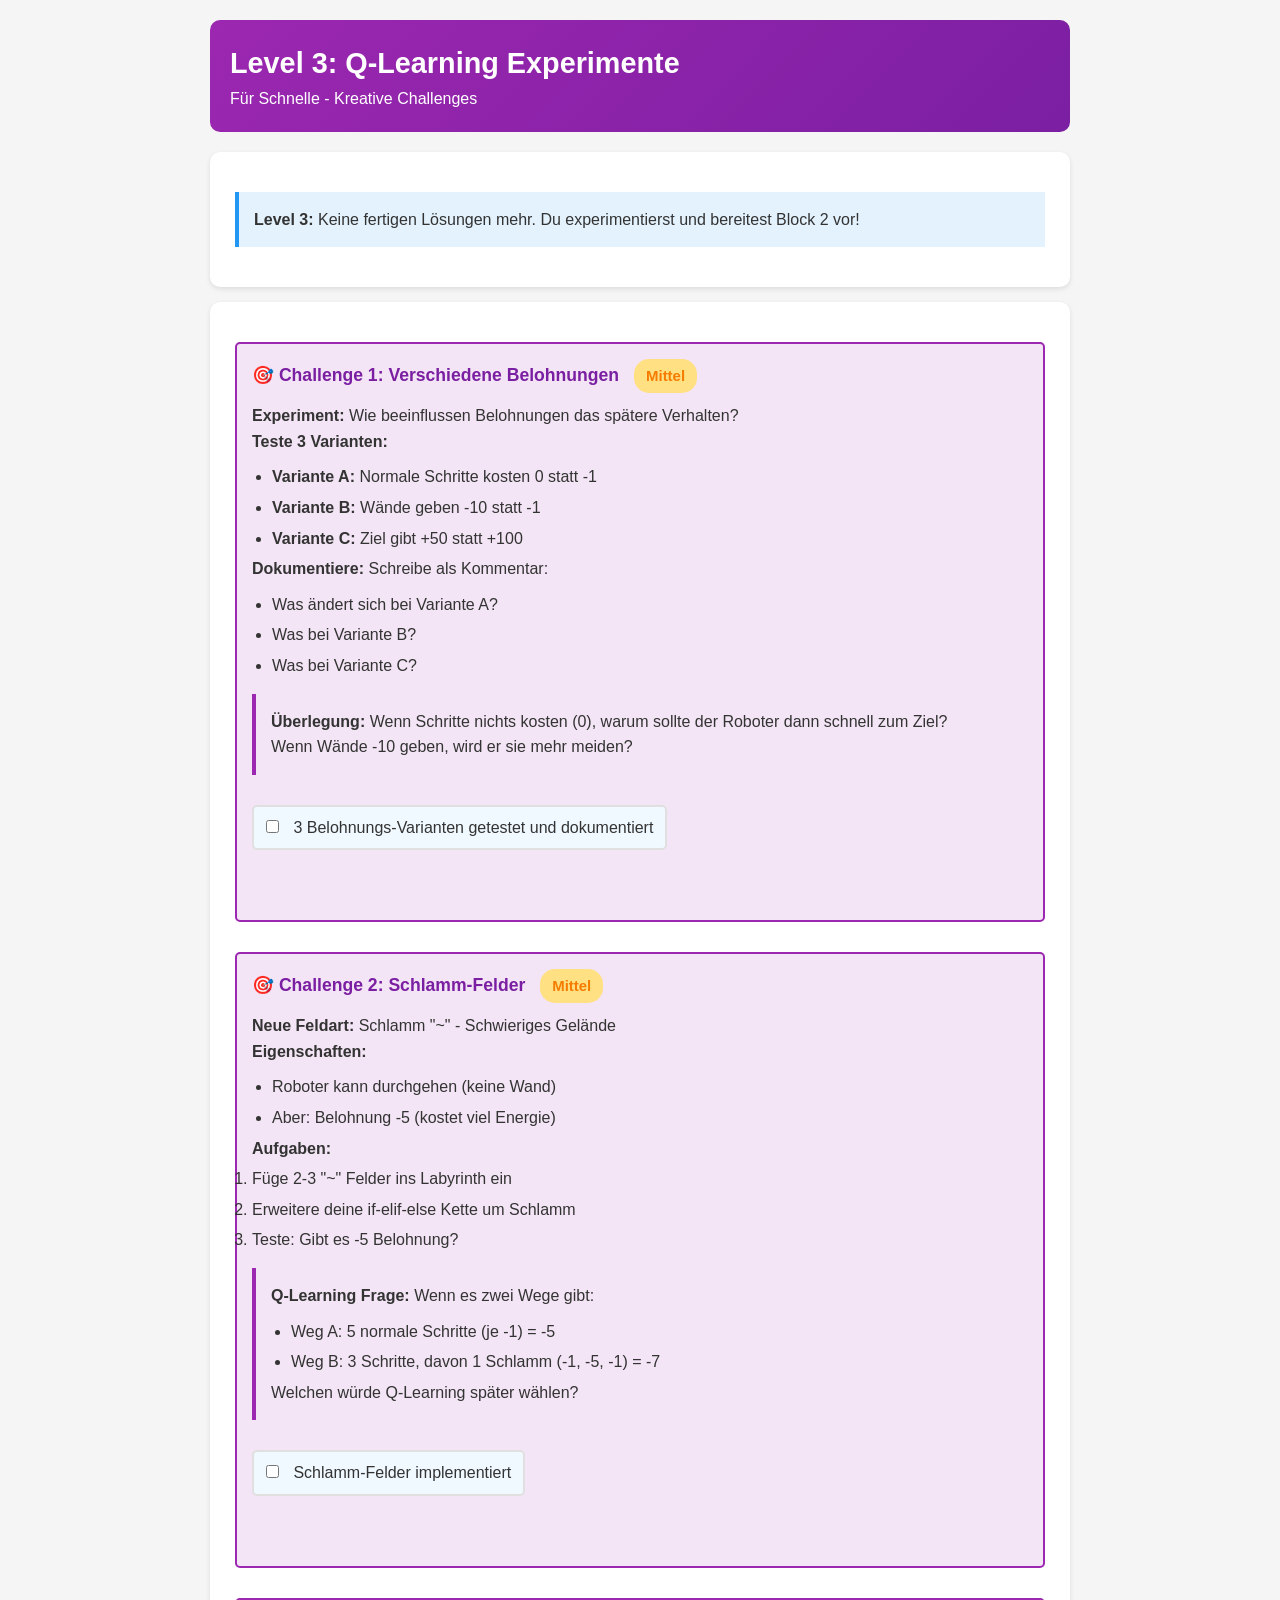
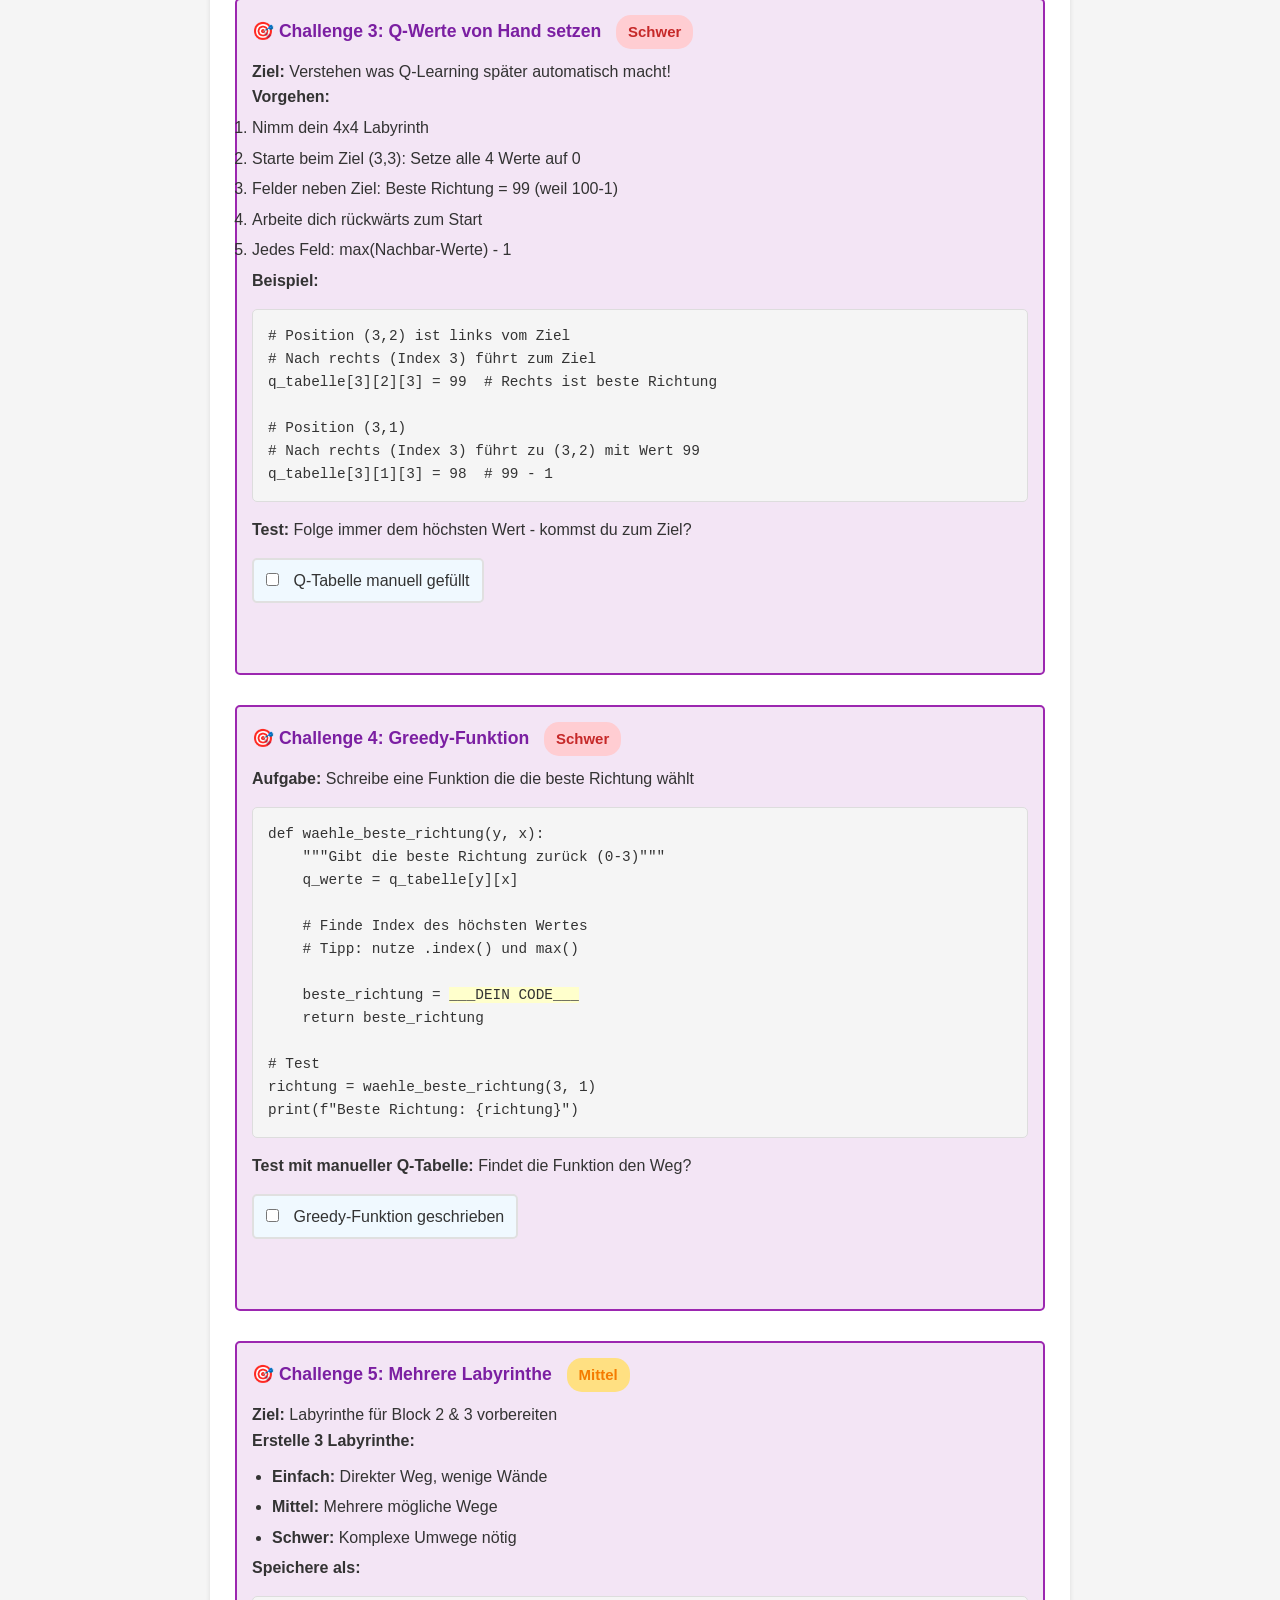
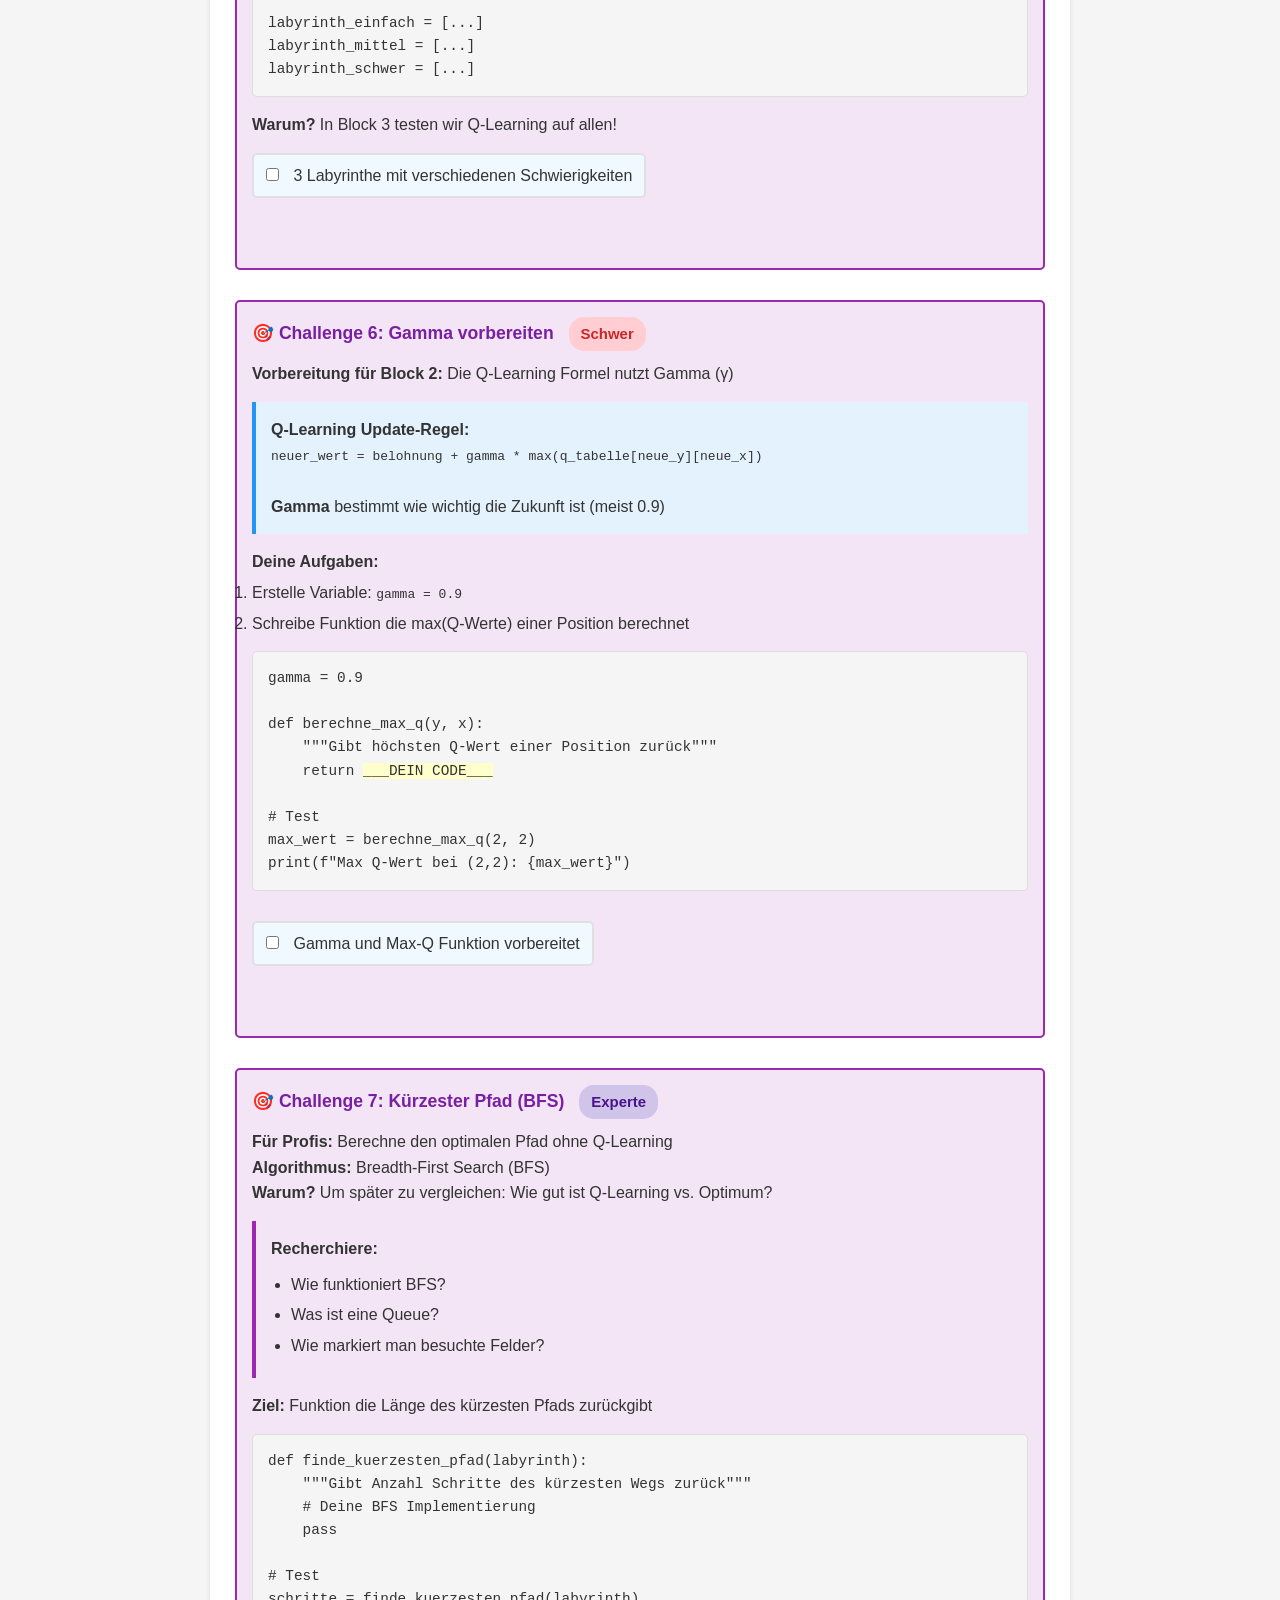
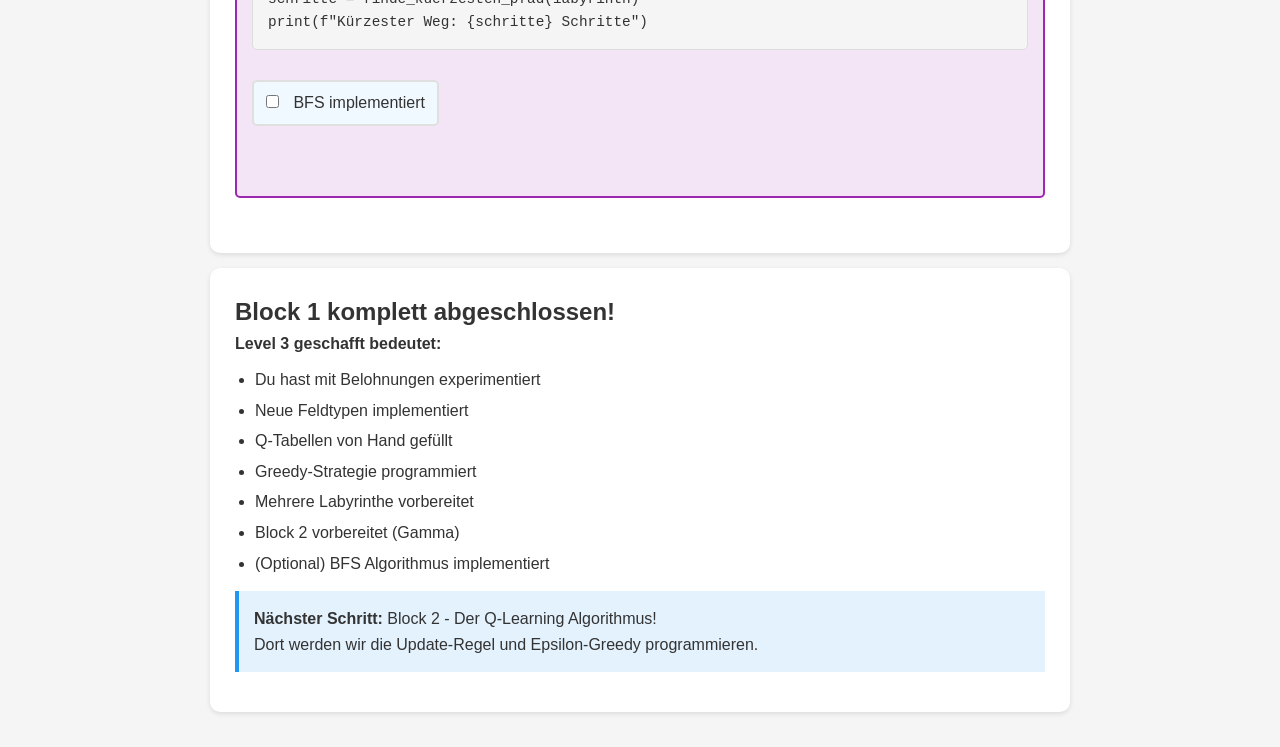
<file: lesson/qlearning/block1/level3.html>
<!DOCTYPE html>
<html lang="de">
<head>
    <meta charset="UTF-8">
    <meta name="viewport" content="width=device-width, initial-scale=1.0">
    <title>Block 1 - Level 3 (Experten)</title>
    <style>
        * { margin: 0; padding: 0; box-sizing: border-box; }
        body {
            font-family: 'Segoe UI', Tahoma, Geneva, Verdana, sans-serif;
            line-height: 1.6;
            color: #333;
            max-width: 900px;
            margin: 0 auto;
            padding: 20px;
            background: #f5f5f5;
        }
        .header {
            background: linear-gradient(135deg, #9c27b0 0%, #7b1fa2 100%);
            color: white;
            padding: 20px;
            border-radius: 10px;
            margin-bottom: 20px;
        }
        h1 { font-size: 1.8em; }
        .content { background: white; padding: 25px; border-radius: 10px; margin-bottom: 15px; box-shadow: 0 2px 5px rgba(0,0,0,0.1); }
        .task { border-left: 4px solid #9c27b0; padding-left: 20px; margin: 20px 0; }
        .task-number { font-size: 1.3em; font-weight: bold; color: #9c27b0; margin-bottom: 10px; }
        .code-box {
            background: #f5f5f5;
            border: 1px solid #ddd;
            padding: 15px;
            border-radius: 5px;
            font-family: 'Courier New', monospace;
            font-size: 0.9em;
            margin: 15px 0;
            overflow-x: auto;
            white-space: pre;
        }
        .challenge-box {
            background: #f3e5f5;
            border: 2px solid #9c27b0;
            padding: 15px 15px 40px 15px;
            margin: 15px 0 30px 0;
            border-radius: 5px;
        }
        .challenge-title {
            color: #7b1fa2;
            font-weight: bold;
            font-size: 1.1em;
            margin-bottom: 10px;
        }
        .difficulty {
            display: inline-block;
            padding: 5px 12px;
            border-radius: 15px;
            font-size: 0.85em;
            font-weight: bold;
            margin-left: 10px;
        }
        .medium { background: #ffe082; color: #f57c00; }
        .hard { background: #ffcdd2; color: #c62828; }
        .expert { background: #d1c4e9; color: #4a148c; }
        .info-box { background: #e3f2fd; border-left: 4px solid #2196F3; padding: 15px; margin: 15px 0; }
        .think-box { background: #f3e5f5; border-left: 4px solid #9c27b0; padding: 15px; margin: 15px 0; }
        .checkbox-item { background: #f0f9ff; padding: 8px 12px; margin: 15px 0 30px 0; border-radius: 5px; border: 2px solid #e0e0e0; display: inline-block; }
        .checkbox-item input[type="checkbox"] { margin-right: 10px; }
        ul { margin-left: 20px; margin-top: 10px; }
        li { margin: 5px 0; }
        .copy-instruction {
            background: #9c27b0;
            color: white;
            padding: 8px 15px;
            border-radius: 5px 5px 0 0;
            font-weight: bold;
            margin-bottom: 0;
            margin-top: 15px;
            display: inline-block;
        }
    </style>
</head>
<body>
    <div class="header">
        <h1>Level 3: Q-Learning Experimente</h1>
        <p>Für Schnelle - Kreative Challenges</p>
    </div>

    <div class="content">
        <div class="info-box">
            <strong>Level 3:</strong> Keine fertigen Lösungen mehr. Du experimentierst und bereitest Block 2 vor!
        </div>
    </div>

    <div class="content">
        <div class="challenge-box">
            <div class="challenge-title">🎯 Challenge 1: Verschiedene Belohnungen <span class="difficulty medium">Mittel</span></div>
            <p><strong>Experiment:</strong> Wie beeinflussen Belohnungen das spätere Verhalten?</p>
            
            <p><strong>Teste 3 Varianten:</strong></p>
            <ul>
                <li><strong>Variante A:</strong> Normale Schritte kosten 0 statt -1</li>
                <li><strong>Variante B:</strong> Wände geben -10 statt -1</li>
                <li><strong>Variante C:</strong> Ziel gibt +50 statt +100</li>
            </ul>
            
            <p><strong>Dokumentiere:</strong> Schreibe als Kommentar:</p>
            <ul>
                <li>Was ändert sich bei Variante A?</li>
                <li>Was bei Variante B?</li>
                <li>Was bei Variante C?</li>
            </ul>
            
            <div class="think-box">
                <strong>Überlegung:</strong> Wenn Schritte nichts kosten (0), warum sollte der Roboter dann schnell zum Ziel?
                <br>Wenn Wände -10 geben, wird er sie mehr meiden?
            </div>
            
            <label class="checkbox-item"><input type="checkbox"> 3 Belohnungs-Varianten getestet und dokumentiert</label>
        </div>

        <div class="challenge-box">
            <div class="challenge-title">🎯 Challenge 2: Schlamm-Felder <span class="difficulty medium">Mittel</span></div>
            <p><strong>Neue Feldart:</strong> Schlamm "~" - Schwieriges Gelände</p>
            
            <p><strong>Eigenschaften:</strong></p>
            <ul>
                <li>Roboter kann durchgehen (keine Wand)</li>
                <li>Aber: Belohnung -5 (kostet viel Energie)</li>
            </ul>
            
            <p><strong>Aufgaben:</strong></p>
            <ol>
                <li>Füge 2-3 "~" Felder ins Labyrinth ein</li>
                <li>Erweitere deine if-elif-else Kette um Schlamm</li>
                <li>Teste: Gibt es -5 Belohnung?</li>
            </ol>
            
            <div class="think-box">
                <strong>Q-Learning Frage:</strong> Wenn es zwei Wege gibt:
                <ul>
                    <li>Weg A: 5 normale Schritte (je -1) = -5</li>
                    <li>Weg B: 3 Schritte, davon 1 Schlamm (-1, -5, -1) = -7</li>
                </ul>
                Welchen würde Q-Learning später wählen?
            </div>
            
            <label class="checkbox-item"><input type="checkbox"> Schlamm-Felder implementiert</label>
        </div>

        <div class="challenge-box">
            <div class="challenge-title">🎯 Challenge 3: Q-Werte von Hand setzen <span class="difficulty hard">Schwer</span></div>
            <p><strong>Ziel:</strong> Verstehen was Q-Learning später automatisch macht!</p>
            
            <p><strong>Vorgehen:</strong></p>
            <ol>
                <li>Nimm dein 4x4 Labyrinth</li>
                <li>Starte beim Ziel (3,3): Setze alle 4 Werte auf 0</li>
                <li>Felder neben Ziel: Beste Richtung = 99 (weil 100-1)</li>
                <li>Arbeite dich rückwärts zum Start</li>
                <li>Jedes Feld: max(Nachbar-Werte) - 1</li>
            </ol>
            
            <p><strong>Beispiel:</strong></p>
            <div class="code-box"># Position (3,2) ist links vom Ziel
# Nach rechts (Index 3) führt zum Ziel
q_tabelle[3][2][3] = 99  # Rechts ist beste Richtung

# Position (3,1)
# Nach rechts (Index 3) führt zu (3,2) mit Wert 99
q_tabelle[3][1][3] = 98  # 99 - 1</div>
            
            <p><strong>Test:</strong> Folge immer dem höchsten Wert - kommst du zum Ziel?</p>
            
            <label class="checkbox-item"><input type="checkbox"> Q-Tabelle manuell gefüllt</label>
        </div>

        <div class="challenge-box">
            <div class="challenge-title">🎯 Challenge 4: Greedy-Funktion <span class="difficulty hard">Schwer</span></div>
            <p><strong>Aufgabe:</strong> Schreibe eine Funktion die die beste Richtung wählt</p>
            
            <div class="code-box">def waehle_beste_richtung(y, x):
    """Gibt die beste Richtung zurück (0-3)"""
    q_werte = q_tabelle[y][x]
    
    # Finde Index des höchsten Wertes
    # Tipp: nutze .index() und max()
    
    beste_richtung = <span style="background: #ffffcc;">___DEIN CODE___</span>
    return beste_richtung

# Test
richtung = waehle_beste_richtung(3, 1)
print(f"Beste Richtung: {richtung}")</div>
            
            <p><strong>Test mit manueller Q-Tabelle:</strong> Findet die Funktion den Weg?</p>
            
            <label class="checkbox-item"><input type="checkbox"> Greedy-Funktion geschrieben</label>
        </div>

        <div class="challenge-box">
            <div class="challenge-title">🎯 Challenge 5: Mehrere Labyrinthe <span class="difficulty medium">Mittel</span></div>
            <p><strong>Ziel:</strong> Labyrinthe für Block 2 & 3 vorbereiten</p>
            
            <p><strong>Erstelle 3 Labyrinthe:</strong></p>
            <ul>
                <li><strong>Einfach:</strong> Direkter Weg, wenige Wände</li>
                <li><strong>Mittel:</strong> Mehrere mögliche Wege</li>
                <li><strong>Schwer:</strong> Komplexe Umwege nötig</li>
            </ul>
            
            <p><strong>Speichere als:</strong></p>
            <div class="code-box">labyrinth_einfach = [...]
labyrinth_mittel = [...]
labyrinth_schwer = [...]</div>
            
            <p><strong>Warum?</strong> In Block 3 testen wir Q-Learning auf allen!</p>
            
            <label class="checkbox-item"><input type="checkbox"> 3 Labyrinthe mit verschiedenen Schwierigkeiten</label>
        </div>

        <div class="challenge-box">
            <div class="challenge-title">🎯 Challenge 6: Gamma vorbereiten <span class="difficulty hard">Schwer</span></div>
            <p><strong>Vorbereitung für Block 2:</strong> Die Q-Learning Formel nutzt Gamma (γ)</p>
            
            <div class="info-box">
                <strong>Q-Learning Update-Regel:</strong>
                <br><code>neuer_wert = belohnung + gamma * max(q_tabelle[neue_y][neue_x])</code>
                <br><br>
                <strong>Gamma</strong> bestimmt wie wichtig die Zukunft ist (meist 0.9)
            </div>
            
            <p><strong>Deine Aufgaben:</strong></p>
            <ol>
                <li>Erstelle Variable: <code>gamma = 0.9</code></li>
                <li>Schreibe Funktion die max(Q-Werte) einer Position berechnet</li>
            </ol>
            
            <div class="code-box">gamma = 0.9

def berechne_max_q(y, x):
    """Gibt höchsten Q-Wert einer Position zurück"""
    return <span style="background: #ffffcc;">___DEIN CODE___</span>

# Test
max_wert = berechne_max_q(2, 2)
print(f"Max Q-Wert bei (2,2): {max_wert}")</div>
            
            <label class="checkbox-item"><input type="checkbox"> Gamma und Max-Q Funktion vorbereitet</label>
        </div>

        <div class="challenge-box">
            <div class="challenge-title">🎯 Challenge 7: Kürzester Pfad (BFS) <span class="difficulty expert">Experte</span></div>
            <p><strong>Für Profis:</strong> Berechne den optimalen Pfad ohne Q-Learning</p>
            
            <p><strong>Algorithmus:</strong> Breadth-First Search (BFS)</p>
            
            <p><strong>Warum?</strong> Um später zu vergleichen: Wie gut ist Q-Learning vs. Optimum?</p>
            
            <div class="think-box">
                <strong>Recherchiere:</strong>
                <ul>
                    <li>Wie funktioniert BFS?</li>
                    <li>Was ist eine Queue?</li>
                    <li>Wie markiert man besuchte Felder?</li>
                </ul>
            </div>
            
            <p><strong>Ziel:</strong> Funktion die Länge des kürzesten Pfads zurückgibt</p>
            
            <div class="code-box">def finde_kuerzesten_pfad(labyrinth):
    """Gibt Anzahl Schritte des kürzesten Wegs zurück"""
    # Deine BFS Implementierung
    pass

# Test
schritte = finde_kuerzesten_pfad(labyrinth)
print(f"Kürzester Weg: {schritte} Schritte")</div>
            
            <label class="checkbox-item"><input type="checkbox"> BFS implementiert</label>
        </div>
    </div>

    <div class="content">
        <h2>Block 1 komplett abgeschlossen!</h2>
        <p><strong>Level 3 geschafft bedeutet:</strong></p>
        <ul>
            <li>Du hast mit Belohnungen experimentiert</li>
            <li>Neue Feldtypen implementiert</li>
            <li>Q-Tabellen von Hand gefüllt</li>
            <li>Greedy-Strategie programmiert</li>
            <li>Mehrere Labyrinthe vorbereitet</li>
            <li>Block 2 vorbereitet (Gamma)</li>
            <li>(Optional) BFS Algorithmus implementiert</li>
        </ul>
        
        <div class="info-box">
            <strong>Nächster Schritt:</strong> Block 2 - Der Q-Learning Algorithmus!
            <br>Dort werden wir die Update-Regel und Epsilon-Greedy programmieren.
        </div>
    </div>
</body>
</html>
</file>
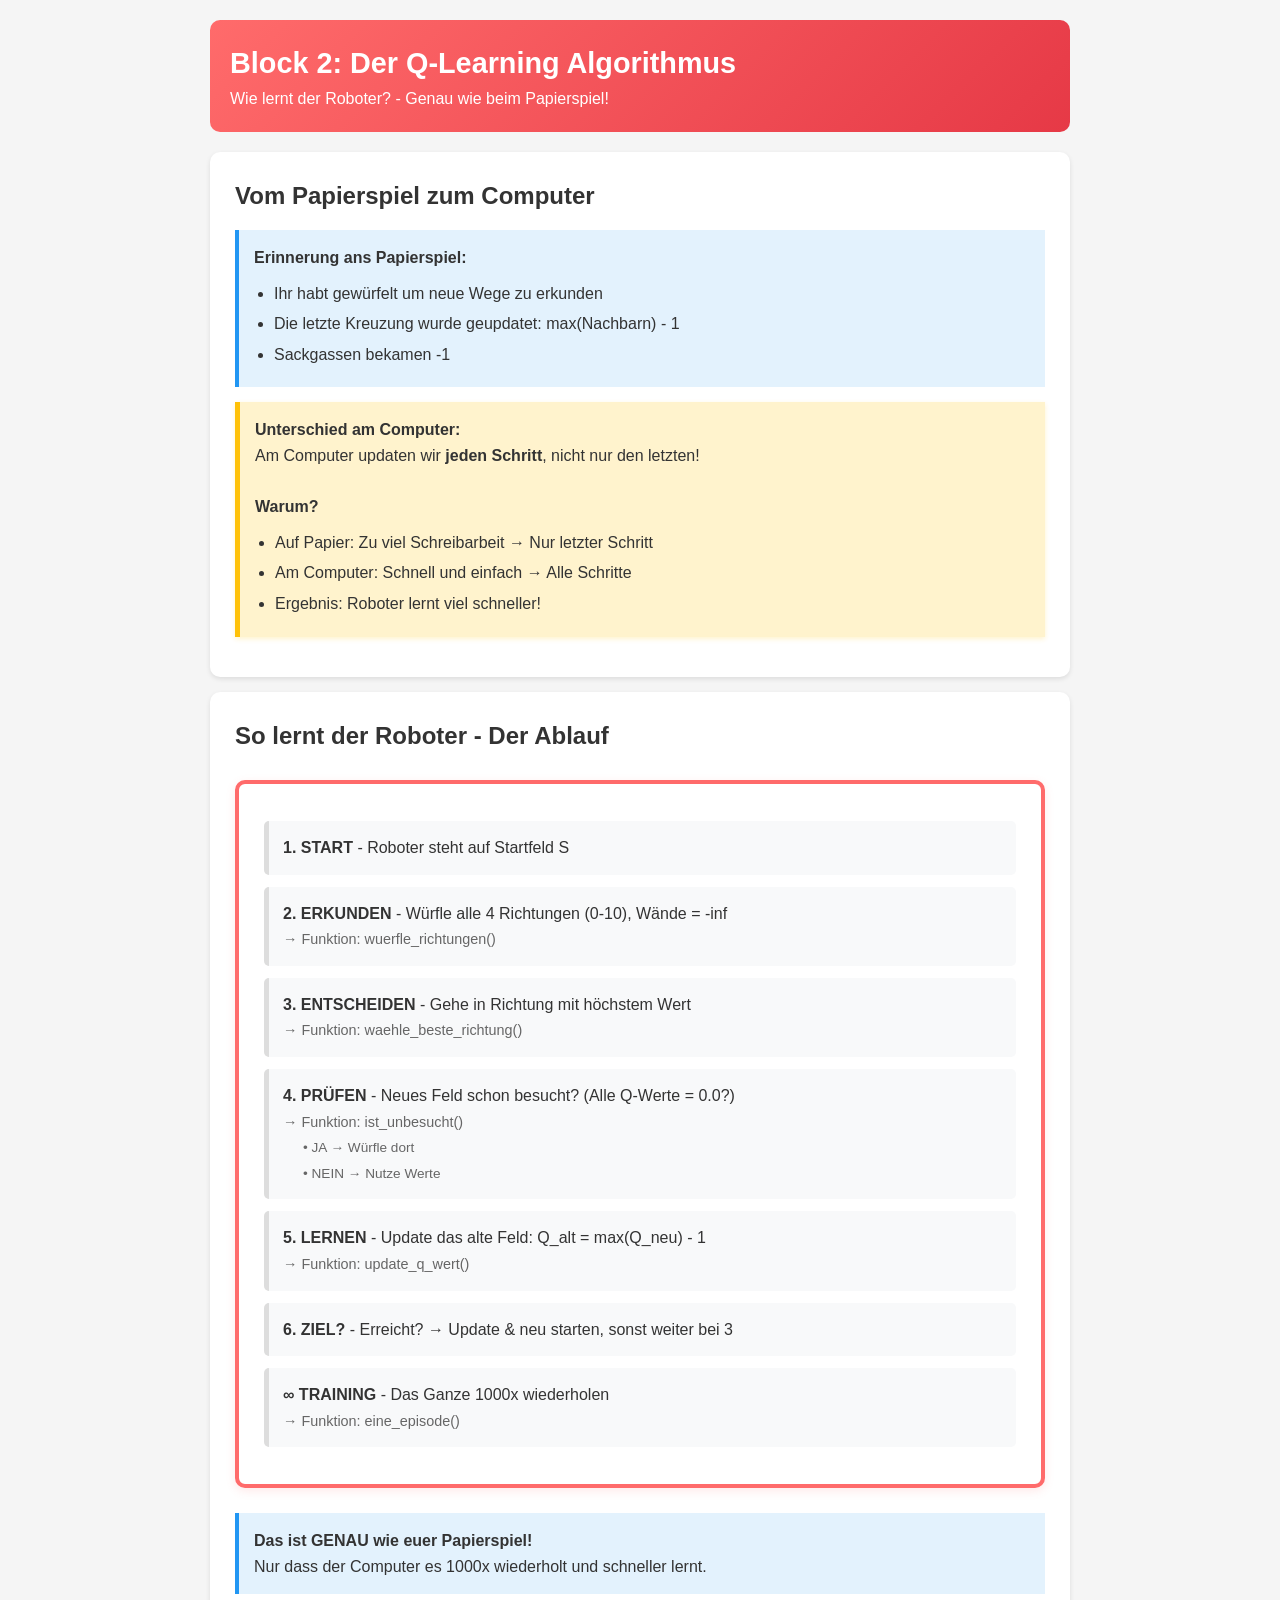
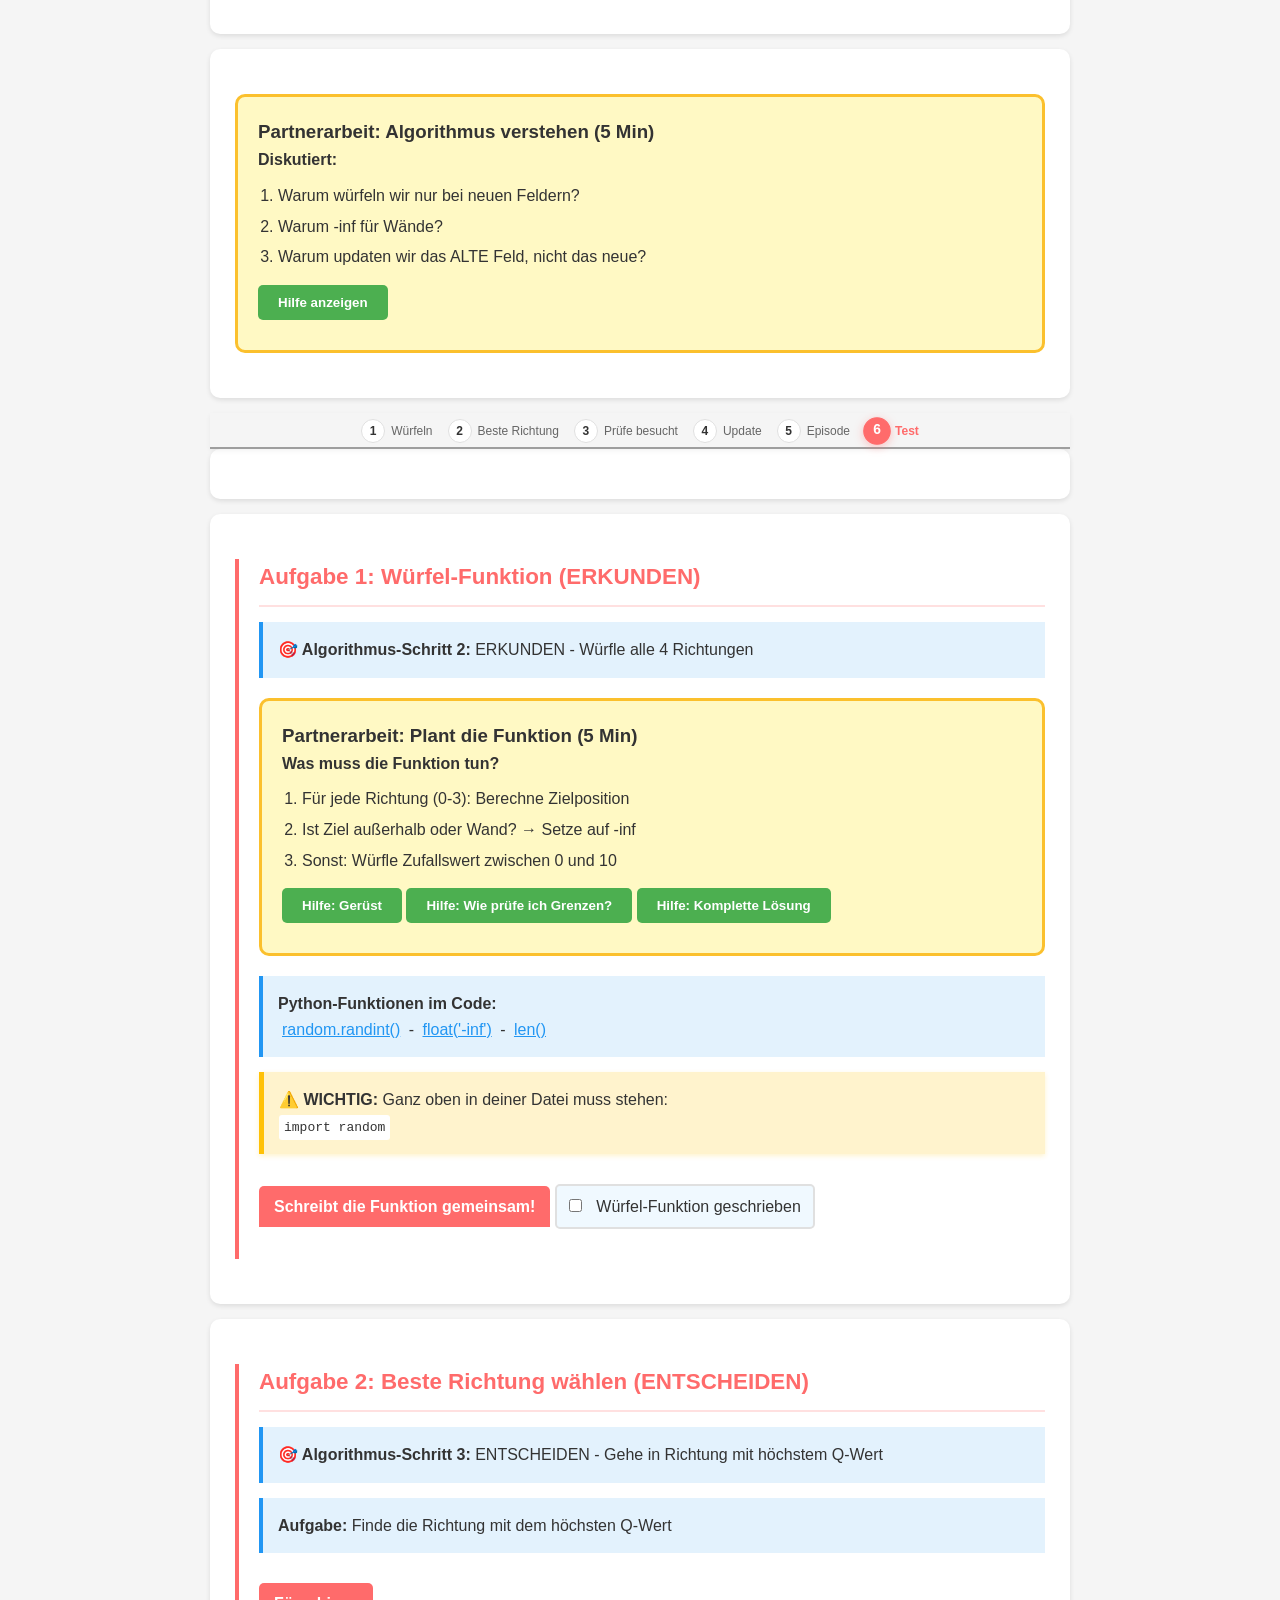
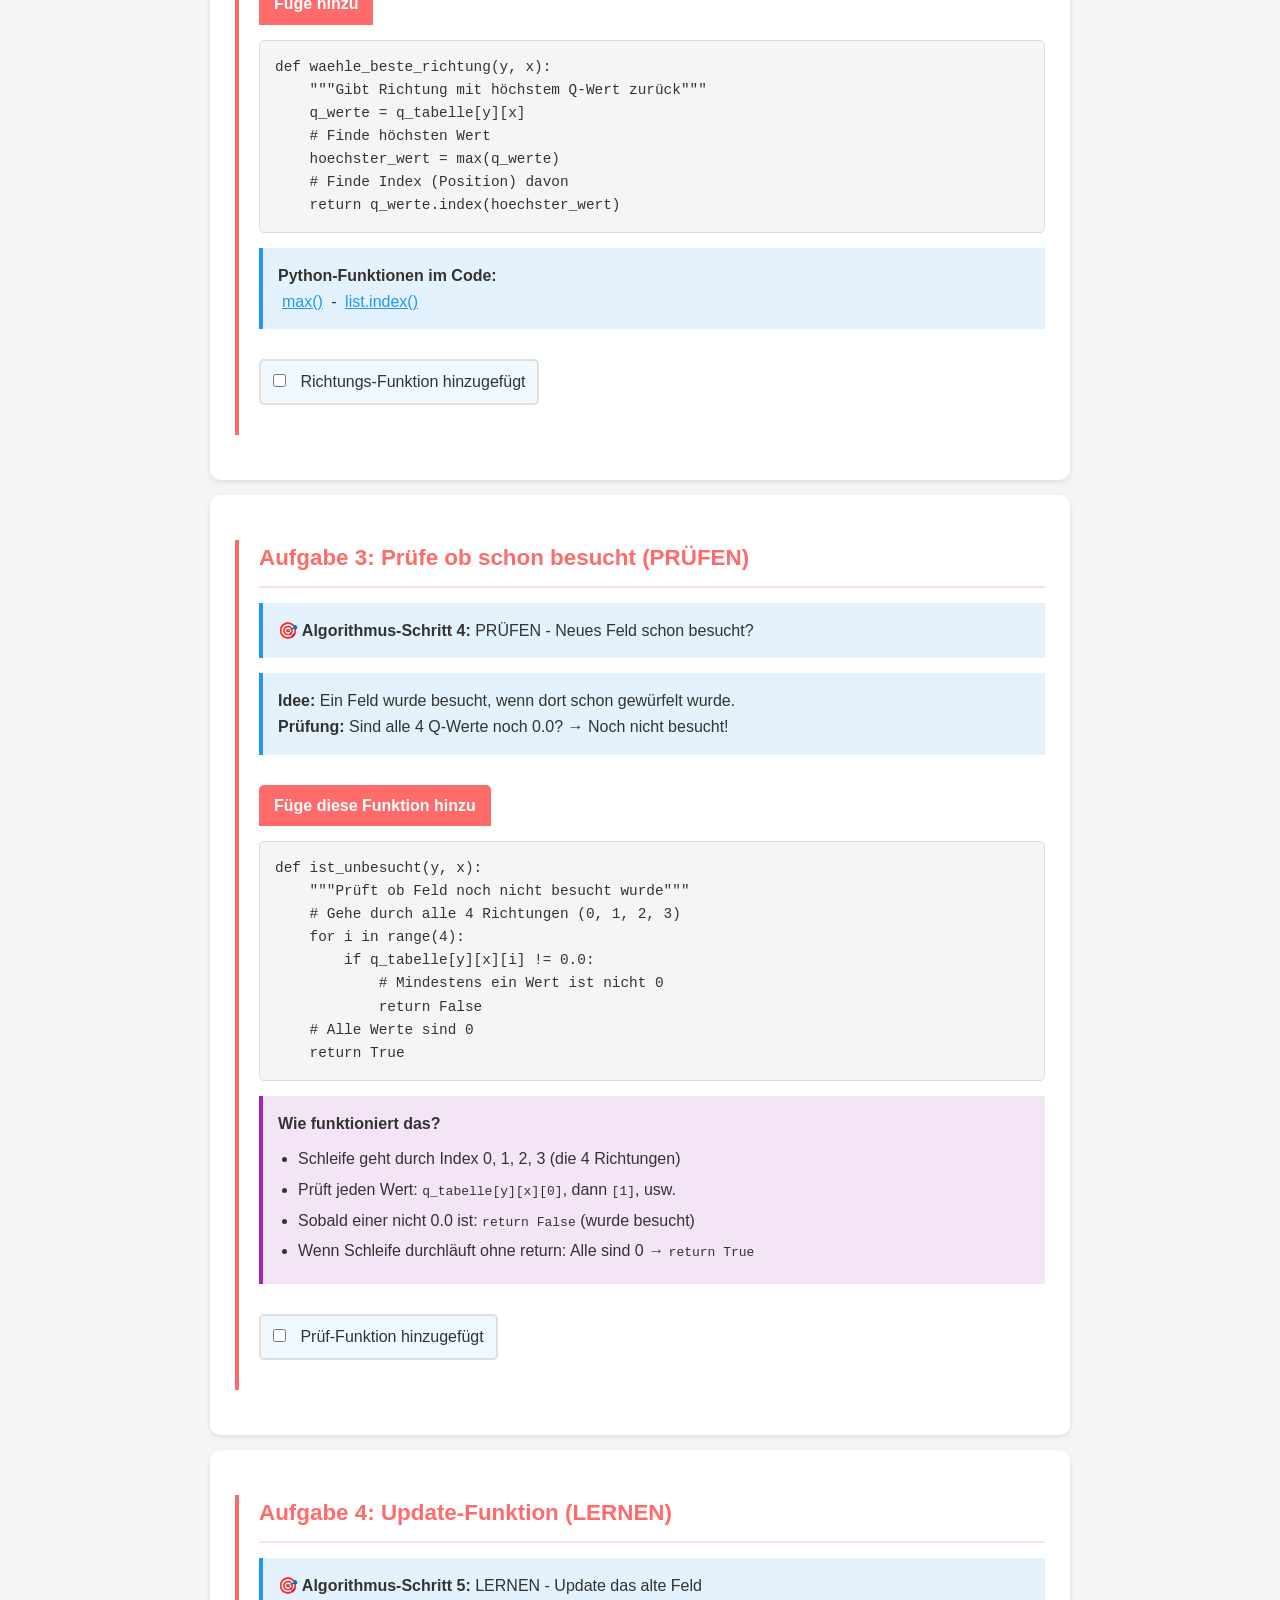
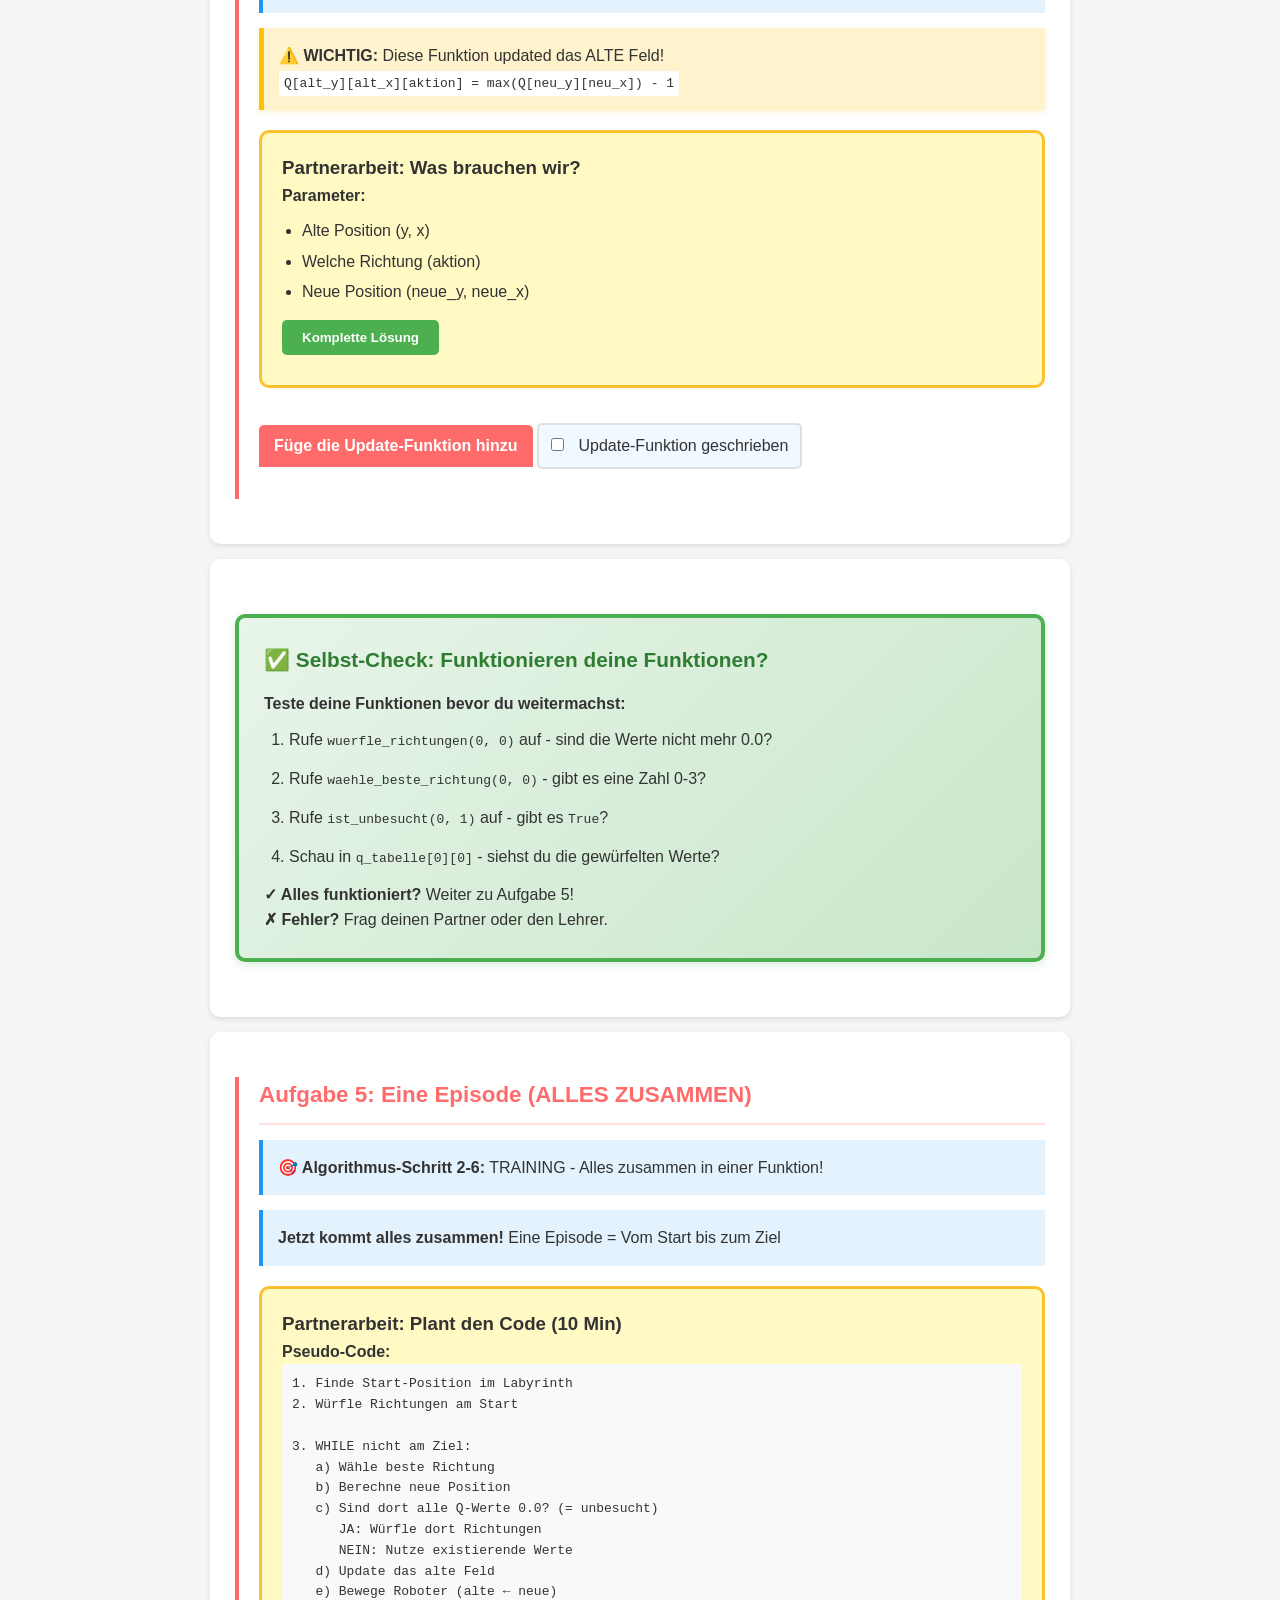
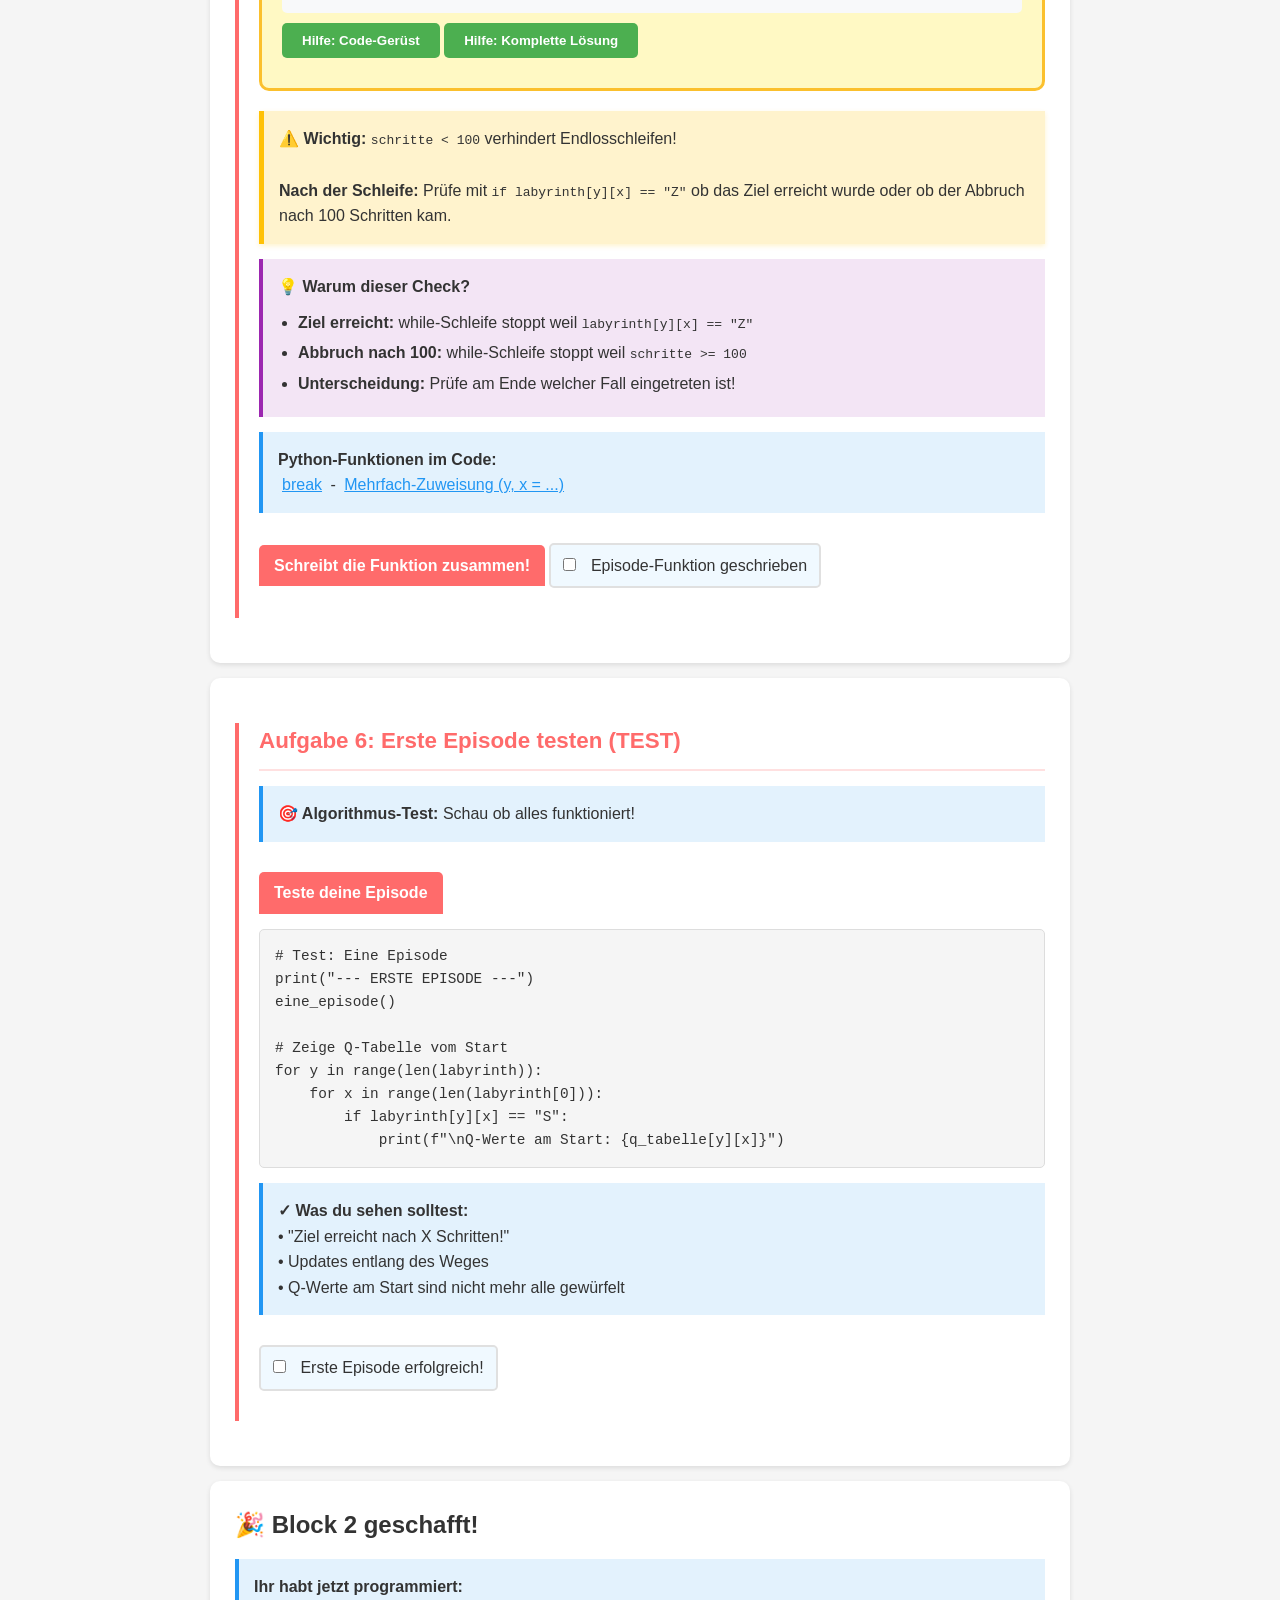
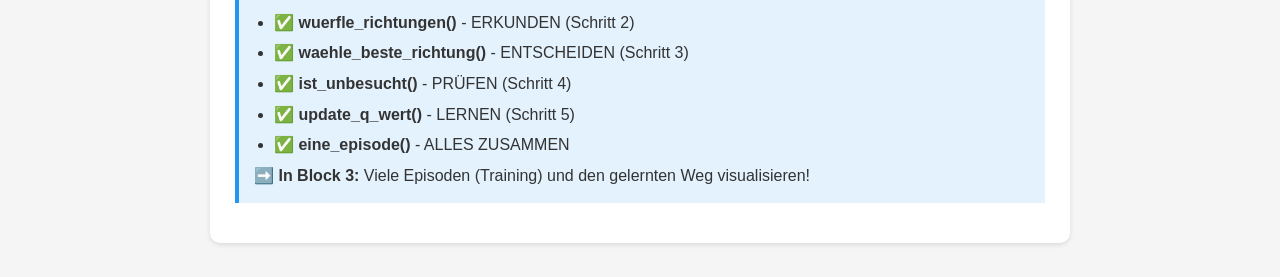
<file: lesson/qlearning/block2/level1.html>
<!DOCTYPE html>
<html lang="de">
<head>
    <meta charset="UTF-8">
    <meta name="viewport" content="width=device-width, initial-scale=1.0">
    <title>Block 2 - Q-Learning Algorithmus</title>
    <style>
        * { margin: 0; padding: 0; box-sizing: border-box; }
        body {
            font-family: 'Segoe UI', Tahoma, Geneva, Verdana, sans-serif;
            line-height: 1.6;
            color: #333;
            max-width: 900px;
            margin: 0 auto;
            padding: 20px;
            background: #f5f5f5;
        }
        .header {
            background: linear-gradient(135deg, #FF6B6B 0%, #E63946 100%);
            color: white;
            padding: 20px;
            border-radius: 10px;
            margin-bottom: 20px;
        }
        h1 { font-size: 1.8em; }
        .content { background: white; padding: 25px; border-radius: 10px; margin-bottom: 15px; box-shadow: 0 2px 5px rgba(0,0,0,0.1); }
        .partner-box {
            background: #fff9c4;
            border: 3px solid #FBC02D;
            padding: 20px;
            margin: 20px 0;
            border-radius: 10px;
        }
        .task { border-left: 4px solid #FF6B6B; padding-left: 20px; margin: 20px 0; }
        .task-number { 
            font-size: 1.4em; 
            font-weight: bold; 
            color: #FF6B6B; 
            margin-bottom: 15px;
            padding-bottom: 10px;
            border-bottom: 2px solid #FFE0E0;
        }
        .code-box {
            background: #f5f5f5;
            border: 1px solid #ddd;
            padding: 15px;
            border-radius: 5px;
            font-family: 'Courier New', monospace;
            font-size: 0.9em;
            margin: 15px 0;
            overflow-x: auto;
            white-space: pre;
        }
        .gap {
            background: #ffffcc;
            padding: 2px 10px;
            border: 2px dashed #ff9800;
            font-weight: bold;
        }
        .help-card {
            background: #e8f5e9;
            border: 2px solid #4CAF50;
            padding: 15px;
            margin: 15px 0;
            border-radius: 5px;
            display: none;
        }
        .help-card.visible {
            display: block;
        }
        .help-btn {
            background: #4CAF50;
            color: white;
            border: none;
            padding: 10px 20px;
            border-radius: 5px;
            cursor: pointer;
            font-weight: bold;
            margin: 10px 0;
        }
        .help-btn:hover {
            background: #45a049;
        }
        .think-box { background: #f3e5f5; border-left: 4px solid #9c27b0; padding: 15px; margin: 15px 0; }
        .info-box { background: #e3f2fd; border-left: 4px solid #2196F3; padding: 15px; margin: 15px 0; }
        .warning-box { 
            background: #fff3cd; 
            border-left: 5px solid #ffc107; 
            padding: 15px; 
            margin: 15px 0; 
            font-weight: 500;
            box-shadow: 0 2px 5px rgba(255, 193, 7, 0.2);
        }
        .algorithm-box {
            background: #fff;
            border: 4px solid #FF6B6B;
            padding: 25px;
            margin: 25px 0;
            border-radius: 10px;
            box-shadow: 0 3px 10px rgba(255, 107, 107, 0.15);
        }
        .step {
            padding: 14px;
            margin: 12px 0;
            border-left: 5px solid #ddd;
            border-radius: 5px;
            background: #f8f9fa;
            transition: all 0.2s;
        }
        .step:hover {
            background: #f0f0f0;
            border-left-color: #FF6B6B;
        }
        .algorithm-context {
            display: block;
            background: linear-gradient(135deg, #e8f5e9 0%, #c8e6c9 100%);
            border-left: 4px solid #4CAF50;
            padding: 10px 15px;
            margin: 0 auto 15px auto;
            max-width: 900px;
            border-radius: 5px;
            font-size: 0.9em;
            text-align: center;
            box-shadow: 0 1px 3px rgba(0,0,0,0.1);
        }
        .algorithm-context.visible {
            display: block;
        }
        .algorithm-context strong {
            color: #2e7d32;
        }
        
        /* Seitliche Algo-Sidebar */
        .algo-sidebar {
            position: fixed;
            left: 10px;
            top: 50%;
            transform: translateY(-50%);
            width: 80px;
            background: white;
            border: 2px solid #FF6B6B;
            border-radius: 10px;
            padding: 10px 5px;
            box-shadow: 0 2px 10px rgba(0,0,0,0.1);
            z-index: 99;
            display: none;
        }
        .algo-sidebar.visible {
            display: block;
        }
        .algo-sidebar-title {
            font-size: 0.7em;
            font-weight: bold;
            text-align: center;
            color: #666;
            margin-bottom: 10px;
            text-transform: uppercase;
            letter-spacing: 1px;
        }
        .algo-step-mini {
            font-size: 0.7em;
            padding: 6px 4px;
            margin: 4px 0;
            background: #f8f9fa;
            border-left: 3px solid #ddd;
            border-radius: 3px;
            text-align: left;
            transition: all 0.3s;
        }
        .algo-step-mini.active {
            background: #FF6B6B;
            color: white;
            border-left-color: #E63946;
            font-weight: bold;
            transform: scale(1.05);
        }
        .algo-step-mini.completed {
            background: #e8f5e9;
            border-left-color: #4CAF50;
        }
        .algo-step-mini.completed.active {
            background: #4CAF50;
            color: white;
            border-left-color: #2e7d32;
        }
        @media (max-width: 1200px) {
            .algo-sidebar {
                display: none !important; /* Auf schmalen Screens ausblenden */
            }
        }
        .checkpoint {
            background: #4CAF50;
            color: white;
            padding: 15px;
            margin: 20px 0;
            border-radius: 5px;
            text-align: center;
            font-weight: bold;
        }
        .self-check-box {
            background: linear-gradient(135deg, #e8f5e9 0%, #c8e6c9 100%);
            border: 4px solid #4CAF50;
            padding: 25px;
            margin: 30px 0;
            border-radius: 10px;
            box-shadow: 0 3px 10px rgba(76, 175, 80, 0.2);
        }
        .self-check-box h3 {
            color: #2e7d32;
            margin-bottom: 15px;
            font-size: 1.3em;
        }
        .self-check-box ol {
            margin-left: 25px;
        }
        .self-check-box li {
            margin: 10px 0;
            line-height: 1.8;
        }
        .progress-tracker {
            background: rgba(245, 245, 245, 0.95);
            border-bottom: 2px solid #9e9e9e;
            padding: 4px 10px;
            border-radius: 0;
            position: sticky;
            top: 0;
            z-index: 100;
            box-shadow: 0 2px 5px rgba(0,0,0,0.05);
            display: none;
            animation: slideDown 0.3s ease-out;
            text-align: center;
        }
        .progress-tracker.visible {
            display: block;
        }
        @keyframes slideDown {
            from {
                opacity: 0;
                transform: translateY(-10px);
            }
            to {
                opacity: 1;
                transform: translateY(0);
            }
        }
        .progress-tracker h3 {
            display: none; /* Keine Überschrift */
        }
        .progress-steps {
            display: inline-flex;
            justify-content: center;
            gap: 15px;
            margin: 0 auto;
        }
        .progress-step {
            display: flex;
            align-items: center;
            gap: 6px;
            transition: all 0.3s;
            cursor: default;
        }
        .progress-step.completed .step-circle {
            background: #4CAF50;
            border-color: #4CAF50;
            color: white;
        }
        .progress-step.viewing .step-circle {
            background: #FF6B6B;
            border-color: #FF6B6B;
            color: white;
            transform: scale(1.15);
            box-shadow: 0 2px 8px rgba(255,107,107,0.4);
        }
        .progress-step.viewing .step-name {
            color: #FF6B6B;
            font-weight: bold;
        }
        .step-circle {
            width: 24px;
            height: 24px;
            text-align: center;
            background: white;
            border: 1px solid #e0e0e0;
            border-radius: 50%;
            display: flex;
            align-items: center;
            justify-content: center;
            flex-shrink: 0;
        }
        .step-number {
            font-size: 0.75em;
            font-weight: bold;
        }
        .step-name {
            font-size: 0.75em;
            color: #666;
            white-space: nowrap;
        }
        .progress-step.completed .step-name {
            color: #2e7d32;
            font-weight: 500;
        }
        @media (max-width: 1024px) {
            .progress-tracker {
                padding: 3px 8px;
            }
            .progress-steps {
                gap: 10px;
                overflow-x: auto;
                justify-content: flex-start;
                padding: 2px 0;
            }
            .step-circle {
                width: 22px;
                height: 22px;
            }
            .step-number {
                font-size: 0.7em;
            }
            .step-name {
                font-size: 0.7em;
            }
        }
        .checkbox-item { background: #f0f9ff; padding: 8px 12px; margin: 15px 0 30px 0; border-radius: 5px; border: 2px solid #e0e0e0; display: inline-block; }
        .checkbox-item input[type="checkbox"] { margin-right: 10px; }
        .copy-instruction {
            background: #FF6B6B;
            color: white;
            padding: 8px 15px;
            border-radius: 5px 5px 0 0;
            font-weight: bold;
            margin-bottom: 0;
            margin-top: 15px;
            display: inline-block;
        }
        ul, ol { margin-left: 20px; margin-top: 10px; }
        li { margin: 5px 0; }
        
        /* Code-Links für Erklärungen */
        .code-link {
            color: #2196F3;
            text-decoration: underline;
            cursor: pointer;
            background: #e3f2fd;
            padding: 2px 4px;
            border-radius: 3px;
        }
        .code-link:hover {
            background: #bbdefb;
        }
        
        /* Modal für Erklärungen */
        .modal {
            display: none;
            position: fixed;
            z-index: 1000;
            left: 0;
            top: 0;
            width: 100%;
            height: 100%;
            background-color: rgba(0,0,0,0.6);
            overflow: auto;
        }
        .modal-content {
            background-color: white;
            margin: 5% auto;
            padding: 30px;
            border-radius: 10px;
            max-width: 700px;
            width: 90%;
            box-shadow: 0 4px 20px rgba(0,0,0,0.3);
            position: relative;
        }
        .close-modal {
            color: #aaa;
            float: right;
            font-size: 32px;
            font-weight: bold;
            cursor: pointer;
            line-height: 20px;
        }
        .close-modal:hover {
            color: #000;
        }
        
        /* iPad Optimierung */
        @media (max-width: 1024px) {
            body {
                padding: 15px;
            }
            .modal-content {
                margin: 10% auto;
                padding: 20px;
            }
            .code-box {
                font-size: 0.85em;
            }
            .help-btn, .checkbox-item {
                font-size: 16px; /* Verhindert Zoom auf iOS */
            }
        }
    </style>
</head>
<body>
    <div class="header">
        <h1>Block 2: Der Q-Learning Algorithmus</h1>
        <p>Wie lernt der Roboter? - Genau wie beim Papierspiel!</p>
    </div>

    <div class="content">
        <h2>Vom Papierspiel zum Computer</h2>
        
        <div class="info-box">
            <strong>Erinnerung ans Papierspiel:</strong>
            <ul>
                <li>Ihr habt gewürfelt um neue Wege zu erkunden</li>
                <li>Die letzte Kreuzung wurde geupdatet: max(Nachbarn) - 1</li>
                <li>Sackgassen bekamen -1</li>
            </ul>
        </div>
        
        <div class="warning-box">
            <strong>Unterschied am Computer:</strong>
            <br>Am Computer updaten wir <strong>jeden Schritt</strong>, nicht nur den letzten!
            <br><br>
            <strong>Warum?</strong> 
            <ul>
                <li>Auf Papier: Zu viel Schreibarbeit → Nur letzter Schritt</li>
                <li>Am Computer: Schnell und einfach → Alle Schritte</li>
                <li>Ergebnis: Roboter lernt viel schneller!</li>
            </ul>
        </div>
    </div>

    <div class="content">
        <h2>So lernt der Roboter - Der Ablauf</h2>
        
        <div class="algorithm-box">
            <div class="step">
                <strong>1. START</strong> - Roboter steht auf Startfeld S
            </div>
            
            <div class="step">
                <strong>2. ERKUNDEN</strong> - Würfle alle 4 Richtungen (0-10), Wände = -inf<br>
                <span style="color: #666; font-size: 0.9em;">→ Funktion: wuerfle_richtungen()</span>
            </div>
            
            <div class="step">
                <strong>3. ENTSCHEIDEN</strong> - Gehe in Richtung mit höchstem Wert<br>
                <span style="color: #666; font-size: 0.9em;">→ Funktion: waehle_beste_richtung()</span>
            </div>
            
            <div class="step">
                <strong>4. PRÜFEN</strong> - Neues Feld schon besucht? (Alle Q-Werte = 0.0?)<br>
                <span style="color: #666; font-size: 0.9em;">→ Funktion: ist_unbesucht()</span><br>
                <span style="color: #666; font-size: 0.85em; margin-left: 20px;">• JA → Würfle dort</span><br>
                <span style="color: #666; font-size: 0.85em; margin-left: 20px;">• NEIN → Nutze Werte</span>
            </div>
            
            <div class="step">
                <strong>5. LERNEN</strong> - Update das alte Feld: Q_alt = max(Q_neu) - 1<br>
                <span style="color: #666; font-size: 0.9em;">→ Funktion: update_q_wert()</span>
            </div>
            
            <div class="step">
                <strong>6. ZIEL?</strong> - Erreicht? → Update & neu starten, sonst weiter bei 3
            </div>
            
            <div class="step">
                <strong>∞ TRAINING</strong> - Das Ganze 1000x wiederholen<br>
                <span style="color: #666; font-size: 0.9em;">→ Funktion: eine_episode()</span>
            </div>
        </div>
        
        <div class="info-box">
            <strong>Das ist GENAU wie euer Papierspiel!</strong>
            <br>Nur dass der Computer es 1000x wiederholt und schneller lernt.
        </div>
    </div>

    <div class="content">
        <div class="partner-box">
            <h3>Partnerarbeit: Algorithmus verstehen (5 Min)</h3>
            <p><strong>Diskutiert:</strong></p>
            <ol>
                <li>Warum würfeln wir nur bei neuen Feldern?</li>
                <li>Warum -inf für Wände?</li>
                <li>Warum updaten wir das ALTE Feld, nicht das neue?</li>
            </ol>
            
            <button class="help-btn" onclick="toggleHelp('help-algo')">Hilfe anzeigen</button>
            <div class="help-card" id="help-algo">
                <ol>
                    <li><strong>Würfeln bei neuen Feldern:</strong> Wir wissen noch nichts über diese Position, also probieren wir zufällig aus.</li>
                    <li><strong>-inf für Wände:</strong> Damit der Roboter sie NIEMALS wählt, egal was passiert.</li>
                    <li><strong>Update altes Feld:</strong> Wir bewerten die ENTSCHEIDUNG von dort wegzugehen. Die Frage ist: "War es gut, von dort hierher zu gehen?"</li>
                </ol>
            </div>
        </div>
    </div>

    <!-- Progress Tracker (wird nach Aufgabe 1 eingeblendet) -->
    <div class="progress-tracker" id="progressTracker">
        <div class="progress-steps">
            <div class="progress-step" id="step1">
                <div class="step-circle">
                    <div class="step-number">1</div>
                </div>
                <div class="step-name">Würfeln</div>
            </div>
            <div class="progress-step" id="step2">
                <div class="step-circle">
                    <div class="step-number">2</div>
                </div>
                <div class="step-name">Beste Richtung</div>
            </div>
            <div class="progress-step" id="step3">
                <div class="step-circle">
                    <div class="step-number">3</div>
                </div>
                <div class="step-name">Prüfe besucht</div>
            </div>
            <div class="progress-step" id="step4">
                <div class="step-circle">
                    <div class="step-number">4</div>
                </div>
                <div class="step-name">Update</div>
            </div>
            <div class="progress-step" id="step5">
                <div class="step-circle">
                    <div class="step-number">5</div>
                </div>
                <div class="step-name">Episode</div>
            </div>
            <div class="progress-step" id="step6">
                <div class="step-circle">
                    <div class="step-number">6</div>
                </div>
                <div class="step-name">Test</div>
            </div>
        </div>
    </div>

    <!-- Dynamische Kontext-Box (zeigt wo man im Algorithmus ist) -->
    <div class="content">
        <div class="algorithm-context" id="algorithmContext" style="display: none;">
            <span id="contextText"></span>
        </div>
    </div>

    <div class="content">
        <div class="task">
            <div class="task-number">Aufgabe 1: Würfel-Funktion (ERKUNDEN)</div>
            
            <div class="info-box">
                <strong>🎯 Algorithmus-Schritt 2:</strong> ERKUNDEN - Würfle alle 4 Richtungen
            </div>
            
            <div class="partner-box">
                <h3>Partnerarbeit: Plant die Funktion (5 Min)</h3>
                <p><strong>Was muss die Funktion tun?</strong></p>
                <ol>
                    <li>Für jede Richtung (0-3): Berechne Zielposition</li>
                    <li>Ist Ziel außerhalb oder Wand? → Setze auf -inf</li>
                    <li>Sonst: Würfle Zufallswert zwischen 0 und 10</li>
                </ol>
                
                <button class="help-btn" onclick="toggleHelp('help1')">Hilfe: Gerüst</button>
                <div class="help-card" id="help1">
                    <div class="code-box">import random

def wuerfle_richtungen(y, x):
    """Würfelt Q-Werte für alle 4 Richtungen"""
    for aktion in range(4):
        dy, dx = richtungen[aktion]
        neue_y = y + dy
        neue_x = x + dx
        
        # Prüfe Grenzen und Wand
        if <span class="gap">___BEDINGUNG___</span>:
            q_tabelle[y][x][aktion] = float('-inf')
        else:
            q_tabelle[y][x][aktion] = random.randint(0, 10)</div>
                </div>
                
                <button class="help-btn" onclick="toggleHelp('help1-grenzen')">Hilfe: Wie prüfe ich Grenzen?</button>
                <div class="help-card" id="help1-grenzen">
                    <strong>Schritt für Schritt:</strong>
                    
                    <p><strong>1. Ist neue_y zu klein?</strong> (oben raus)</p>
                    <div class="code-box">if neue_y &lt; 0:</div>
                    
                    <p><strong>2. Ist neue_y zu groß?</strong> (unten raus)</p>
                    <div class="code-box">if neue_y &gt;= len(labyrinth):  # >= weil Index bei 0 startet!
# Beispiel: labyrinth hat 4 Zeilen (Index 0,1,2,3)
# len(labyrinth) = 4
# neue_y = 4 wäre außerhalb!</div>
                    
                    <p><strong>3. Ist neue_x zu klein?</strong> (links raus)</p>
                    <div class="code-box">if neue_x &lt; 0:</div>
                    
                    <p><strong>4. Ist neue_x zu groß?</strong> (rechts raus)</p>
                    <div class="code-box">if neue_x &gt;= len(labyrinth[0]):  # [0] = erste Zeile
# Zähle Spalten in erster Zeile</div>
                    
                    <p><strong>5. Ist dort eine Wand?</strong></p>
                    <div class="code-box">if labyrinth[neue_y][neue_x] == "#":</div>
                    
                    <p><strong>Alles mit OR verbinden:</strong></p>
                    <div class="code-box">if (neue_y &lt; 0 or neue_y &gt;= len(labyrinth) or 
    neue_x &lt; 0 or neue_x &gt;= len(labyrinth[0]) or
    labyrinth[neue_y][neue_x] == "#"):</div>
                </div>
                
                <button class="help-btn" onclick="toggleHelp('help1b')">Hilfe: Komplette Lösung</button>
                <div class="help-card" id="help1b">
                    <div class="code-box">import random

def wuerfle_richtungen(y, x):
    """Würfelt Q-Werte für alle 4 Richtungen"""
    for aktion in range(4):
        dy, dx = richtungen[aktion]
        neue_y = y + dy
        neue_x = x + dx
        
        # Außerhalb oder Wand?
        if (neue_y &lt; 0 or neue_y &gt;= len(labyrinth) or 
            neue_x &lt; 0 or neue_x &gt;= len(labyrinth[0]) or
            labyrinth[neue_y][neue_x] == "#"):
            q_tabelle[y][x][aktion] = float('-inf')
        else:
            # Zufallszahl zwischen 0 und 10
            q_tabelle[y][x][aktion] = random.randint(0, 10)</div>
                </div>
            </div>
            
            <div class="info-box">
                <strong>Python-Funktionen im Code:</strong><br>
                <span class="code-link" onclick="showModal('modal-random')">random.randint()</span> - 
                <span class="code-link" onclick="showModal('modal-inf')">float('-inf')</span> - 
                <span class="code-link" onclick="showModal('modal-len')">len()</span>
            </div>
            
            <div class="warning-box">
                <strong>⚠️ WICHTIG:</strong> Ganz oben in deiner Datei muss stehen:<br>
                <code style="background: white; padding: 5px; border-radius: 3px;">import random</code>
            </div>
            
            <div class="copy-instruction">Schreibt die Funktion gemeinsam!</div>
            
            <label class="checkbox-item"><input type="checkbox"> Würfel-Funktion geschrieben</label>
        </div>
    </div>

    <div class="content">
        <div class="task">
            <div class="task-number">Aufgabe 2: Beste Richtung wählen (ENTSCHEIDEN)</div>
            
            <div class="info-box">
                <strong>🎯 Algorithmus-Schritt 3:</strong> ENTSCHEIDEN - Gehe in Richtung mit höchstem Q-Wert
            </div>
            
            <div class="info-box">
                <strong>Aufgabe:</strong> Finde die Richtung mit dem höchsten Q-Wert
            </div>
            
            <div class="copy-instruction">Füge hinzu</div>
            <div class="code-box">def waehle_beste_richtung(y, x):
    """Gibt Richtung mit höchstem Q-Wert zurück"""
    q_werte = q_tabelle[y][x]
    # Finde höchsten Wert
    hoechster_wert = max(q_werte)
    # Finde Index (Position) davon
    return q_werte.index(hoechster_wert)</div>
            
            <div class="info-box">
                <strong>Python-Funktionen im Code:</strong><br>
                <span class="code-link" onclick="showModal('modal-max')">max()</span> - 
                <span class="code-link" onclick="showModal('modal-index')">list.index()</span>
            </div>
            
            <label class="checkbox-item"><input type="checkbox"> Richtungs-Funktion hinzugefügt</label>
        </div>
    </div>

    <div class="content">
        <div class="task">
            <div class="task-number">Aufgabe 3: Prüfe ob schon besucht (PRÜFEN)</div>
            
            <div class="info-box">
                <strong>🎯 Algorithmus-Schritt 4:</strong> PRÜFEN - Neues Feld schon besucht?
            </div>
            
            <div class="info-box">
                <strong>Idee:</strong> Ein Feld wurde besucht, wenn dort schon gewürfelt wurde.
                <br><strong>Prüfung:</strong> Sind alle 4 Q-Werte noch 0.0? → Noch nicht besucht!
            </div>
            
            <div class="copy-instruction">Füge diese Funktion hinzu</div>
            <div class="code-box">def ist_unbesucht(y, x):
    """Prüft ob Feld noch nicht besucht wurde"""
    # Gehe durch alle 4 Richtungen (0, 1, 2, 3)
    for i in range(4):
        if q_tabelle[y][x][i] != 0.0:
            # Mindestens ein Wert ist nicht 0
            return False
    # Alle Werte sind 0
    return True</div>
            
            <div class="think-box">
                <strong>Wie funktioniert das?</strong>
                <ul>
                    <li>Schleife geht durch Index 0, 1, 2, 3 (die 4 Richtungen)</li>
                    <li>Prüft jeden Wert: <code>q_tabelle[y][x][0]</code>, dann <code>[1]</code>, usw.</li>
                    <li>Sobald einer nicht 0.0 ist: <code>return False</code> (wurde besucht)</li>
                    <li>Wenn Schleife durchläuft ohne return: Alle sind 0 → <code>return True</code></li>
                </ul>
            </div>
            
            <label class="checkbox-item"><input type="checkbox"> Prüf-Funktion hinzugefügt</label>
        </div>
    </div>

    <div class="content">
        <div class="task">
            <div class="task-number">Aufgabe 4: Update-Funktion (LERNEN)</div>
            
            <div class="info-box">
                <strong>🎯 Algorithmus-Schritt 5:</strong> LERNEN - Update das alte Feld
            </div>
            
            <div class="warning-box">
                <strong>⚠️ WICHTIG:</strong> Diese Funktion updated das ALTE Feld!<br>
                <code style="background: white; padding: 5px; border-radius: 3px;">Q[alt_y][alt_x][aktion] = max(Q[neu_y][neu_x]) - 1</code>
            </div>
            
            <div class="partner-box">
                <h3>Partnerarbeit: Was brauchen wir?</h3>
                <p><strong>Parameter:</strong></p>
                <ul>
                    <li>Alte Position (y, x)</li>
                    <li>Welche Richtung (aktion)</li>
                    <li>Neue Position (neue_y, neue_x)</li>
                </ul>
                
                <button class="help-btn" onclick="toggleHelp('help4')">Komplette Lösung</button>
                <div class="help-card" id="help4">
                    <div class="code-box">def update_q_wert(y, x, aktion, neue_y, neue_x):
    """Updated Q-Wert des ALTEN Feldes"""
    # Finde Maximum der neuen Position
    max_q_neu = max(q_tabelle[neue_y][neue_x])
    
    # Update: max(neu) - 1 (wie beim Papierspiel!)
    q_tabelle[y][x][aktion] = max_q_neu - 1
    
    print(f"Update: ({y},{x}) → ({neue_y},{neue_x}): {max_q_neu - 1:.1f}")</div>
                </div>
            </div>
            
            <div class="copy-instruction">Füge die Update-Funktion hinzu</div>
            
            <label class="checkbox-item"><input type="checkbox"> Update-Funktion geschrieben</label>
        </div>
    </div>

    <div class="content">
        <div class="self-check-box">
            <h3>✅ Selbst-Check: Funktionieren deine Funktionen?</h3>
            <p><strong>Teste deine Funktionen bevor du weitermachst:</strong></p>
            <ol>
                <li>Rufe <code>wuerfle_richtungen(0, 0)</code> auf - sind die Werte nicht mehr 0.0?</li>
                <li>Rufe <code>waehle_beste_richtung(0, 0)</code> - gibt es eine Zahl 0-3?</li>
                <li>Rufe <code>ist_unbesucht(0, 1)</code> auf - gibt es <code>True</code>?</li>
                <li>Schau in <code>q_tabelle[0][0]</code> - siehst du die gewürfelten Werte?</li>
            </ol>
            <p><strong>✓ Alles funktioniert?</strong> Weiter zu Aufgabe 5!</p>
            <p><strong>✗ Fehler?</strong> Frag deinen Partner oder den Lehrer.</p>
        </div>
    </div>

    <div class="content">
        <div class="task">
            <div class="task-number">Aufgabe 5: Eine Episode (ALLES ZUSAMMEN)</div>
            
            <div class="info-box">
                <strong>🎯 Algorithmus-Schritt 2-6:</strong> TRAINING - Alles zusammen in einer Funktion!
            </div>
            
            <div class="info-box">
                <strong>Jetzt kommt alles zusammen!</strong> Eine Episode = Vom Start bis zum Ziel
            </div>
            
            <div class="partner-box">
                <h3>Partnerarbeit: Plant den Code (10 Min)</h3>
                <p><strong>Pseudo-Code:</strong></p>
                <pre style="background: #f8f9fa; padding: 10px; border-radius: 5px;">
1. Finde Start-Position im Labyrinth
2. Würfle Richtungen am Start

3. WHILE nicht am Ziel:
   a) Wähle beste Richtung
   b) Berechne neue Position
   c) Sind dort alle Q-Werte 0.0? (= unbesucht)
      JA: Würfle dort Richtungen
      NEIN: Nutze existierende Werte
   d) Update das alte Feld
   e) Bewege Roboter (alte ← neue)</pre>
                
                <button class="help-btn" onclick="toggleHelp('help5')">Hilfe: Code-Gerüst</button>
                <div class="help-card" id="help5">
                    <div class="code-box">def eine_episode():
    """Ein Durchlauf vom Start zum Ziel"""
    # Finde Start
    for y in range(len(labyrinth)):
        for x in range(len(labyrinth[0])):
            if labyrinth[y][x] == "S":
                start_y, start_x = y, x
                break
    
    # Würfle am Start
    wuerfle_richtungen(start_y, start_x)
    
    # Aktuelle Position
    y, x = start_y, start_x
    schritte = 0
    
    while labyrinth[y][x] != "Z" and schritte &lt; 100:
        # Beste Richtung wählen
        aktion = <span class="gap">___?___</span>
        
        # Neue Position berechnen
        dy, dx = richtungen[aktion]
        neue_y = y + dy
        neue_x = x + dx
        
        # Noch nicht besucht? (Alle Q-Werte = 0.0?)
        if <span class="gap">___?___</span>:
            wuerfle_richtungen(neue_y, neue_x)
        
        # Update altes Feld
        update_q_wert(y, x, aktion, neue_y, neue_x)
        
        # Bewege Roboter
        y, x = neue_y, neue_x
        schritte += 1
    
    # Nach der Schleife: War es erfolgreich?
    if labyrinth[y][x] == "Z":
        print(f"Ziel erreicht nach {schritte} Schritten!")
    else:
        print("Abbruch: Ziel nach 100 Schritten nicht gefunden.")</div>
                </div>
                
                <button class="help-btn" onclick="toggleHelp('help5b')">Hilfe: Komplette Lösung</button>
                <div class="help-card" id="help5b">
                    <div class="code-box">def eine_episode():
    """Ein Durchlauf vom Start zum Ziel"""
    # Finde Start
    for y in range(len(labyrinth)):
        for x in range(len(labyrinth[0])):
            if labyrinth[y][x] == "S":
                start_y, start_x = y, x
                break
    
    # Würfle am Start
    wuerfle_richtungen(start_y, start_x)
    
    # Aktuelle Position
    y, x = start_y, start_x
    schritte = 0
    
    while labyrinth[y][x] != "Z" and schritte &lt; 100:
        # Beste Richtung wählen
        aktion = waehle_beste_richtung(y, x)
        
        # Neue Position berechnen
        dy, dx = richtungen[aktion]
        neue_y = y + dy
        neue_x = x + dx
        
        # Noch nicht besucht? (Alle Q-Werte = 0.0?)
        if ist_unbesucht(neue_y, neue_x):
            wuerfle_richtungen(neue_y, neue_x)
        
        # Update altes Feld
        update_q_wert(y, x, aktion, neue_y, neue_x)
        
        # Bewege Roboter
        y, x = neue_y, neue_x
        schritte += 1
    
    # Nach der Schleife: War es erfolgreich?
    if labyrinth[y][x] == "Z":
        print(f"Ziel erreicht nach {schritte} Schritten!")
    else:
        print("Abbruch: Ziel nach 100 Schritten nicht gefunden.")</div>
                </div>
            </div>
            
            <div class="warning-box">
                <strong>⚠️ Wichtig:</strong> <code>schritte &lt; 100</code> verhindert Endlosschleifen!<br>
                <br>
                <strong>Nach der Schleife:</strong> Prüfe mit <code>if labyrinth[y][x] == "Z"</code> ob das Ziel erreicht wurde oder ob der Abbruch nach 100 Schritten kam.
            </div>
            
            <div class="think-box">
                <strong>💡 Warum dieser Check?</strong>
                <ul>
                    <li><strong>Ziel erreicht:</strong> while-Schleife stoppt weil <code>labyrinth[y][x] == "Z"</code></li>
                    <li><strong>Abbruch nach 100:</strong> while-Schleife stoppt weil <code>schritte >= 100</code></li>
                    <li><strong>Unterscheidung:</strong> Prüfe am Ende welcher Fall eingetreten ist!</li>
                </ul>
            </div>
            
            <div class="info-box">
                <strong>Python-Funktionen im Code:</strong><br>
                <span class="code-link" onclick="showModal('modal-break')">break</span> - 
                <span class="code-link" onclick="showModal('modal-tuple')">Mehrfach-Zuweisung (y, x = ...)</span>
            </div>
            
            <div class="copy-instruction">Schreibt die Funktion zusammen!</div>
            
            <label class="checkbox-item"><input type="checkbox"> Episode-Funktion geschrieben</label>
        </div>
    </div>

    <div class="content">
        <div class="task">
            <div class="task-number">Aufgabe 6: Erste Episode testen (TEST)</div>
            
            <div class="info-box">
                <strong>🎯 Algorithmus-Test:</strong> Schau ob alles funktioniert!
            </div>
            
            <div class="copy-instruction">Teste deine Episode</div>
            <div class="code-box"># Test: Eine Episode
print("--- ERSTE EPISODE ---")
eine_episode()

# Zeige Q-Tabelle vom Start
for y in range(len(labyrinth)):
    for x in range(len(labyrinth[0])):
        if labyrinth[y][x] == "S":
            print(f"\nQ-Werte am Start: {q_tabelle[y][x]}")</div>
            
            <div class="info-box">
                <strong>✓ Was du sehen solltest:</strong><br>
                • "Ziel erreicht nach X Schritten!"<br>
                • Updates entlang des Weges<br>
                • Q-Werte am Start sind nicht mehr alle gewürfelt
            </div>
            
            <label class="checkbox-item"><input type="checkbox"> Erste Episode erfolgreich!</label>
        </div>
    </div>

    <div class="content">
        <h2>🎉 Block 2 geschafft!</h2>
        <div class="info-box">
            <strong>Ihr habt jetzt programmiert:</strong>
            <ul>
                <li>✅ <strong>wuerfle_richtungen()</strong> - ERKUNDEN (Schritt 2)</li>
                <li>✅ <strong>waehle_beste_richtung()</strong> - ENTSCHEIDEN (Schritt 3)</li>
                <li>✅ <strong>ist_unbesucht()</strong> - PRÜFEN (Schritt 4)</li>
                <li>✅ <strong>update_q_wert()</strong> - LERNEN (Schritt 5)</li>
                <li>✅ <strong>eine_episode()</strong> - ALLES ZUSAMMEN</li>
            </ul>
            <strong>➡️ In Block 3:</strong> Viele Episoden (Training) und den gelernten Weg visualisieren!
        </div>
    </div>

    <!-- Modals für Python-Erklärungen -->
    
    <div id="modal-random" class="modal">
        <div class="modal-content">
            <span class="close-modal" onclick="closeModal('modal-random')">&times;</span>
            <h2>random.randint()</h2>
            
            <p><strong>Import:</strong> <code>import random</code> am Anfang der Datei</p>
            
            <p><strong>Was macht randint()?</strong></p>
            <p><code>random.randint(0, 10)</code> gibt eine <strong>zufällige ganze Zahl</strong> zwischen 0 und 10 zurück.</p>
            
            <p><strong>Beispiele:</strong></p>
            <ul>
                <li><code>5</code></li>
                <li><code>0</code></li>
                <li><code>10</code></li>
                <li><code>7</code></li>
            </ul>
            
            <p><strong>Wichtig:</strong> Beide Grenzen sind <strong>inklusive</strong>!</p>
            <div class="code-box">random.randint(0, 10)
# Gibt zurück: 0, 1, 2, 3, 4, 5, 6, 7, 8, 9, 10
# Insgesamt 11 mögliche Zahlen!</div>
            
            <p><strong>Warum 0 bis 10?</strong> Anfangs weiß der Roboter nichts, also geben wir ihm zufällige Startwerte zum Ausprobieren.</p>
            
            <p style="margin-top: 20px; padding-top: 15px; border-top: 1px solid #ddd;">
                <strong>Mehr Infos:</strong> 
                <a href="https://docs.python.org/3/library/random.html#random.randint" target="_blank" style="color: #2196F3;">Python Dokumentation zu random.randint()</a>
            </p>
        </div>
    </div>
    
    <div id="modal-inf" class="modal">
        <div class="modal-content">
            <span class="close-modal" onclick="closeModal('modal-inf')">&times;</span>
            <h2>float('-inf')</h2>
            
            <p><strong>-inf</strong> = Minus Unendlich (Infinity)</p>
            
            <p><strong>Was bedeutet das?</strong></p>
            <p>Eine Zahl, die <strong>kleiner als ALLE anderen Zahlen</strong> ist!</p>
            
            <p><strong>Vergleiche:</strong></p>
            <div class="code-box">float('-inf') &lt; -9999999  # True
float('-inf') &lt; -1000000  # True
float('-inf') &lt; 0         # True
max([5, 10, float('-inf'), 3])  # 10 (nicht -inf!)</div>
            
            <p><strong>Warum nutzen wir das?</strong></p>
            <p>Wände sollen <strong>NIEMALS</strong> gewählt werden, egal wie schlecht andere Optionen sind!</p>
            
            <p><strong>Beispiel:</strong></p>
            <div class="code-box">q_werte = [-5, -10, float('-inf'), -8]
max(q_werte)  # -5 (nicht -inf!)
# Der Roboter wählt -5, obwohl auch das schlecht ist
# Aber niemals -inf (die Wand)</div>
        </div>
    </div>
    
    <div id="modal-len" class="modal">
        <div class="modal-content">
            <span class="close-modal" onclick="closeModal('modal-len')">&times;</span>
            <h2>len()</h2>
            
            <p><strong>Was macht len()?</strong></p>
            <p><code>len(liste)</code> gibt die <strong>Anzahl der Elemente</strong> zurück.</p>
            
            <p><strong>Beispiele:</strong></p>
            <div class="code-box">len([1, 2, 3, 4])      # 4
len("Hallo")          # 5
len([[1,2], [3,4]])   # 2 (zwei Listen)</div>
            
            <p><strong>Beim Labyrinth:</strong></p>
            <div class="code-box">labyrinth = [
    ["S", ".", "."],
    ["#", ".", "."],
    [".", ".", "Z"]
]

len(labyrinth)     # 3 (drei Zeilen)
len(labyrinth[0])  # 3 (drei Spalten in erster Zeile)</div>
            
            <p><strong>Warum [0]?</strong> Wir nehmen die erste Zeile um zu zählen wie viele Spalten es gibt.</p>
            
            <p style="margin-top: 20px; padding-top: 15px; border-top: 1px solid #ddd;">
                <strong>Mehr Infos:</strong> 
                <a href="https://docs.python.org/3/library/functions.html#len" target="_blank" style="color: #2196F3;">Python Dokumentation zu len()</a>
            </p>
        </div>
    </div>
    
    <div id="modal-max" class="modal">
        <div class="modal-content">
            <span class="close-modal" onclick="closeModal('modal-max')">&times;</span>
            <h2>max()</h2>
            
            <p><strong>Was macht max()?</strong></p>
            <p><code>max(liste)</code> gibt den <strong>größten Wert</strong> zurück.</p>
            
            <p><strong>Beispiele:</strong></p>
            <div class="code-box">max([5, 10, 3, 8])     # 10
max([0.5, 0.2, 0.9])  # 0.9
max([-5, -2, -10])    # -2 (am wenigsten negativ)</div>
            
            <p><strong>Beim Q-Learning:</strong></p>
            <div class="code-box">q_werte = [3.5, 7.2, 2.1, 8.9]
max(q_werte)  # 8.9 (beste Richtung hat Wert 8.9)</div>
            
            <p style="margin-top: 20px; padding-top: 15px; border-top: 1px solid #ddd;">
                <strong>Mehr Infos:</strong> 
                <a href="https://docs.python.org/3/library/functions.html#max" target="_blank" style="color: #2196F3;">Python Dokumentation zu max()</a>
            </p>
        </div>
    </div>
    
    <div id="modal-index" class="modal">
        <div class="modal-content">
            <span class="close-modal" onclick="closeModal('modal-index')">&times;</span>
            <h2>list.index()</h2>
            
            <p><strong>Was macht .index()?</strong></p>
            <p><code>liste.index(wert)</code> gibt die <strong>Position</strong> des Werts zurück.</p>
            
            <p><strong>Beispiele:</strong></p>
            <div class="code-box">zahlen = [5, 10, 3, 8]
zahlen.index(10)  # 1 (10 steht an Position 1)
zahlen.index(3)   # 2 (3 steht an Position 2)
zahlen.index(5)   # 0 (5 steht an Position 0)</div>
            
            <p><strong>Beim Q-Learning:</strong></p>
            <div class="code-box">q_werte = [3.5, 7.2, 2.1, 8.9]
hoechster = max(q_werte)      # 8.9
position = q_werte.index(8.9)  # 3
# Position 3 = Richtung 3 = Rechts!</div>
            
            <p><strong>Wichtig:</strong> Positionen (Indizes) starten bei 0!</p>
            
            <p style="margin-top: 20px; padding-top: 15px; border-top: 1px solid #ddd;">
                <strong>Mehr Infos:</strong> 
                <a href="https://docs.python.org/3/tutorial/datastructures.html#more-on-lists" target="_blank" style="color: #2196F3;">Python Dokumentation zu Listen-Methoden</a>
            </p>
        </div>
    </div>
    
    <div id="modal-break" class="modal">
        <div class="modal-content">
            <span class="close-modal" onclick="closeModal('modal-break')">&times;</span>
            <h2>break</h2>
            
            <p><strong>Was macht break?</strong></p>
            <p><code>break</code> beendet die Schleife <strong>sofort</strong>.</p>
            
            <p><strong>Beispiel:</strong></p>
            <div class="code-box">for i in range(10):
    if i == 5:
        break
    print(i)
# Ausgabe: 0, 1, 2, 3, 4
# Bei 5 wird die Schleife abgebrochen</div>
            
            <p><strong>Beim Start-Suchen:</strong></p>
            <div class="code-box">for y in range(len(labyrinth)):
    for x in range(len(labyrinth[0])):
        if labyrinth[y][x] == "S":
            start_y, start_x = y, x
            break  # Start gefunden, Schleife beenden</div>
            
            <p><strong>Ohne break:</strong> Schleife läuft weiter, auch wenn Start schon gefunden</p>
            <p><strong>Mit break:</strong> Effizienter, stoppt sofort</p>
            
            <p style="margin-top: 20px; padding-top: 15px; border-top: 1px solid #ddd;">
                <strong>Mehr Infos:</strong> 
                <a href="https://docs.python.org/3/tutorial/controlflow.html#break-and-continue-statements-and-else-clauses-on-loops" target="_blank" style="color: #2196F3;">Python Dokumentation zu break</a>
            </p>
        </div>
    </div>
    
    <div id="modal-tuple" class="modal">
        <div class="modal-content">
            <span class="close-modal" onclick="closeModal('modal-tuple')">&times;</span>
            <h2>Mehrfach-Zuweisung</h2>
            
            <p><strong>Was ist das?</strong></p>
            <p>Man kann mehrere Variablen auf einmal zuweisen:</p>
            
            <p><strong>Beispiele:</strong></p>
            <div class="code-box">a, b = 5, 10
# a ist jetzt 5
# b ist jetzt 10

x, y = y, x  # Tauscht x und y!

dy, dx = richtungen[3]
# dy bekommt erstes Element
# dx bekommt zweites Element</div>
            
            <p><strong>Beim Roboter:</strong></p>
            <div class="code-box">richtungen[3] = (0, 1)  # Rechts

dy, dx = richtungen[3]
# dy = 0
# dx = 1

y, x = neue_y, neue_x
# Bewegt Roboter zur neuen Position</div>
            
            <p><strong>Das nennt man:</strong> Tuple Unpacking (Tupel entpacken)</p>
            
            <p style="margin-top: 20px; padding-top: 15px; border-top: 1px solid #ddd;">
                <strong>Mehr Infos:</strong> 
                <a href="https://docs.python.org/3/tutorial/datastructures.html#tuples-and-sequences" target="_blank" style="color: #2196F3;">Python Dokumentation zu Tupeln</a>
            </p>
        </div>
    </div>

    <script>
        function toggleHelp(id) {
            const helpCard = document.getElementById(id);
            helpCard.classList.toggle('visible');
        }
        
        function showModal(modalId) {
            document.getElementById(modalId).style.display = 'block';
        }
        
        function closeModal(modalId) {
            document.getElementById(modalId).style.display = 'none';
        }
        
        // Schließe Modal bei Klick außerhalb
        window.onclick = function(event) {
            if (event.target.classList.contains('modal')) {
                event.target.style.display = 'none';
            }
        }
        
        // Fortschritts-Tracker automatisch updaten
        document.addEventListener('DOMContentLoaded', function() {
            const checkboxes = document.querySelectorAll('.checkbox-item input[type="checkbox"]');
            const tracker = document.getElementById('progressTracker');
            const contextBox = document.getElementById('algorithmContext');
            const contextText = document.getElementById('contextText');
            
            // Kontext-Texte für jede Aufgabe (NEUE REIHENFOLGE!)
            const contexts = {
                1: '<strong>ERKUNDEN:</strong> Diese Funktion gibt dem Roboter erste zufällige Ideen für neue Felder',
                2: '<strong>ENTSCHEIDEN:</strong> Diese Funktion wählt die beste Richtung (höchster Q-Wert)',
                3: '<strong>PRÜFEN:</strong> Diese Funktion checkt ob ein Feld schon besucht wurde (alle Q-Werte = 0.0?)',
                4: '<strong>LERNEN:</strong> Diese Funktion updated das alte Feld mit dem neuen Wissen (max - 1)',
                5: '<strong>EINE EPISODE:</strong> Jetzt kommt alles zusammen - ein kompletter Durchlauf vom Start zum Ziel!',
                6: '<strong>TESTEN:</strong> Schau ob der Roboter den Weg findet und die Q-Werte sich ändern'
            };
            
            // Mapping: Aufgabe → Algo-Schritte (NEUE REIHENFOLGE!)
            
            
            function updateContext() {
                // Finde die höchste gecheckte Aufgabe
                let highestChecked = 0;
                checkboxes.forEach((cb, index) => {
                    if (cb.checked && (index + 1) > highestChecked) {
                        highestChecked = index + 1;
                    }
                });
                
                // Zeige Kontext für nächste Aufgabe
                if (highestChecked > 0 && highestChecked < 6) {
                    const nextTask = highestChecked + 1;
                    contextText.innerHTML = contexts[nextTask];
                    contextBox.style.display = 'block';
                } else if (highestChecked === 6) {
                    contextText.innerHTML = '🎉 <strong>FERTIG!</strong> Du hast alle Funktionen programmiert!';
                    contextBox.style.display = 'block';
                } else {
                    // Keine Checkbox gecheckt - Box bleibt versteckt
                    contextBox.style.display = 'none';
                }
            }
            
            checkboxes.forEach((checkbox, index) => {
                // Lade gespeicherten Zustand
                const saved = localStorage.getItem('block2_checkbox_' + index);
                if (saved === 'true') {
                    checkbox.checked = true;
                    updateProgress(index + 1, true);
                    // Progress-Tracker wird nur durch Scrollen angezeigt
                }
                
                // Bei Änderung
                checkbox.addEventListener('change', function() {
                    localStorage.setItem('block2_checkbox_' + index, this.checked);
                    updateProgress(index + 1, this.checked);
                    updateContext();
                    // Progress-Tracker wird nur noch durch Scrollen angezeigt
                });
            });
            
            // Initial Context setzen
            updateContext();
            
            // Scroll-Detection: Zeige welche Aufgabe gerade sichtbar ist
            function updateSidebarOnScroll() {
                let currentTask = null;
                let closestDistance = Infinity;
                const viewportCenter = window.innerHeight / 3;
                
                // Finde alle Aufgaben
                const taskElements = document.querySelectorAll('.task-number');
                
                taskElements.forEach(taskEl => {
                    const rect = taskEl.getBoundingClientRect();
                    
                    // Berechne Distanz zur Referenz-Position (oberes Drittel)
                    const distance = Math.abs(rect.top - viewportCenter);
                    
                    // Nur sichtbare Elemente berücksichtigen
                    if (rect.top >= -100 && rect.top <= window.innerHeight) {
                        // Ist dieses Element näher als das bisherige?
                        if (distance < closestDistance) {
                            const match = taskEl.textContent.match(/Aufgabe (\d+):/);
                            if (match) {
                                currentTask = parseInt(match[1]);
                                closestDistance = distance;
                            }
                        }
                    }
                });
                
                // Zeige Progress-Tracker ab Aufgabe 1
                if (currentTask && tracker) {
                    tracker.classList.add('visible');
                }
                
                // Markiere aktuelle Aufgabe im Progress-Tracker
                if (currentTask) {
                    const progressStep = document.getElementById('step' + currentTask);
                    if (progressStep) {
                        // Entferne alte viewing-Markierung
                        document.querySelectorAll('.progress-step').forEach(step => {
                            step.classList.remove('viewing');
                        });
                        progressStep.classList.add('viewing');
                    }
                }
            }
            
            // Scroll-Event
            let scrollTimeout;
            window.addEventListener('scroll', function() {
                clearTimeout(scrollTimeout);
                scrollTimeout = setTimeout(updateSidebarOnScroll, 50);
            });
            updateSidebarOnScroll(); // Initial call
        });
        
        function updateProgress(stepNumber, checked) {
            const step = document.getElementById('step' + stepNumber);
            if (step) {
                if (checked) {
                    step.classList.add('completed');
                } else {
                    step.classList.remove('completed');
                }
            }
        }
    </script>
</body>
</html>
</file>
